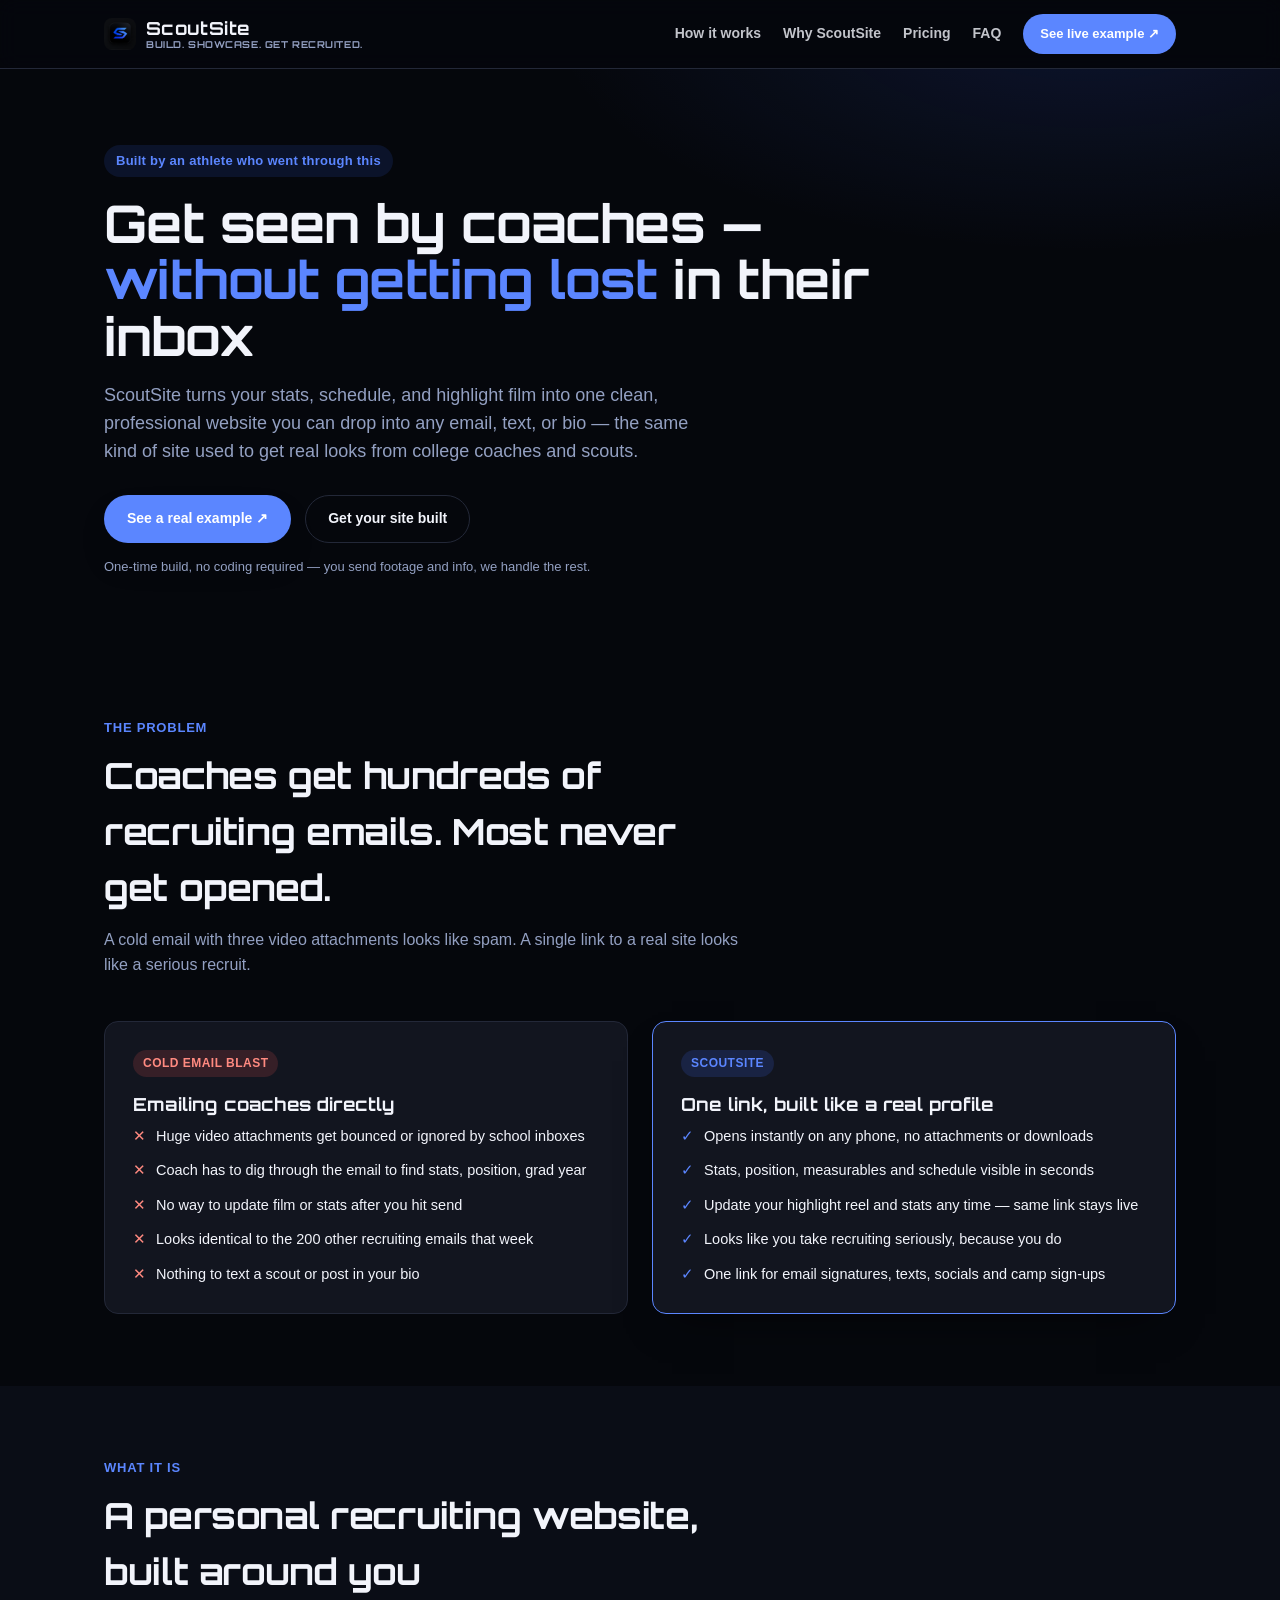
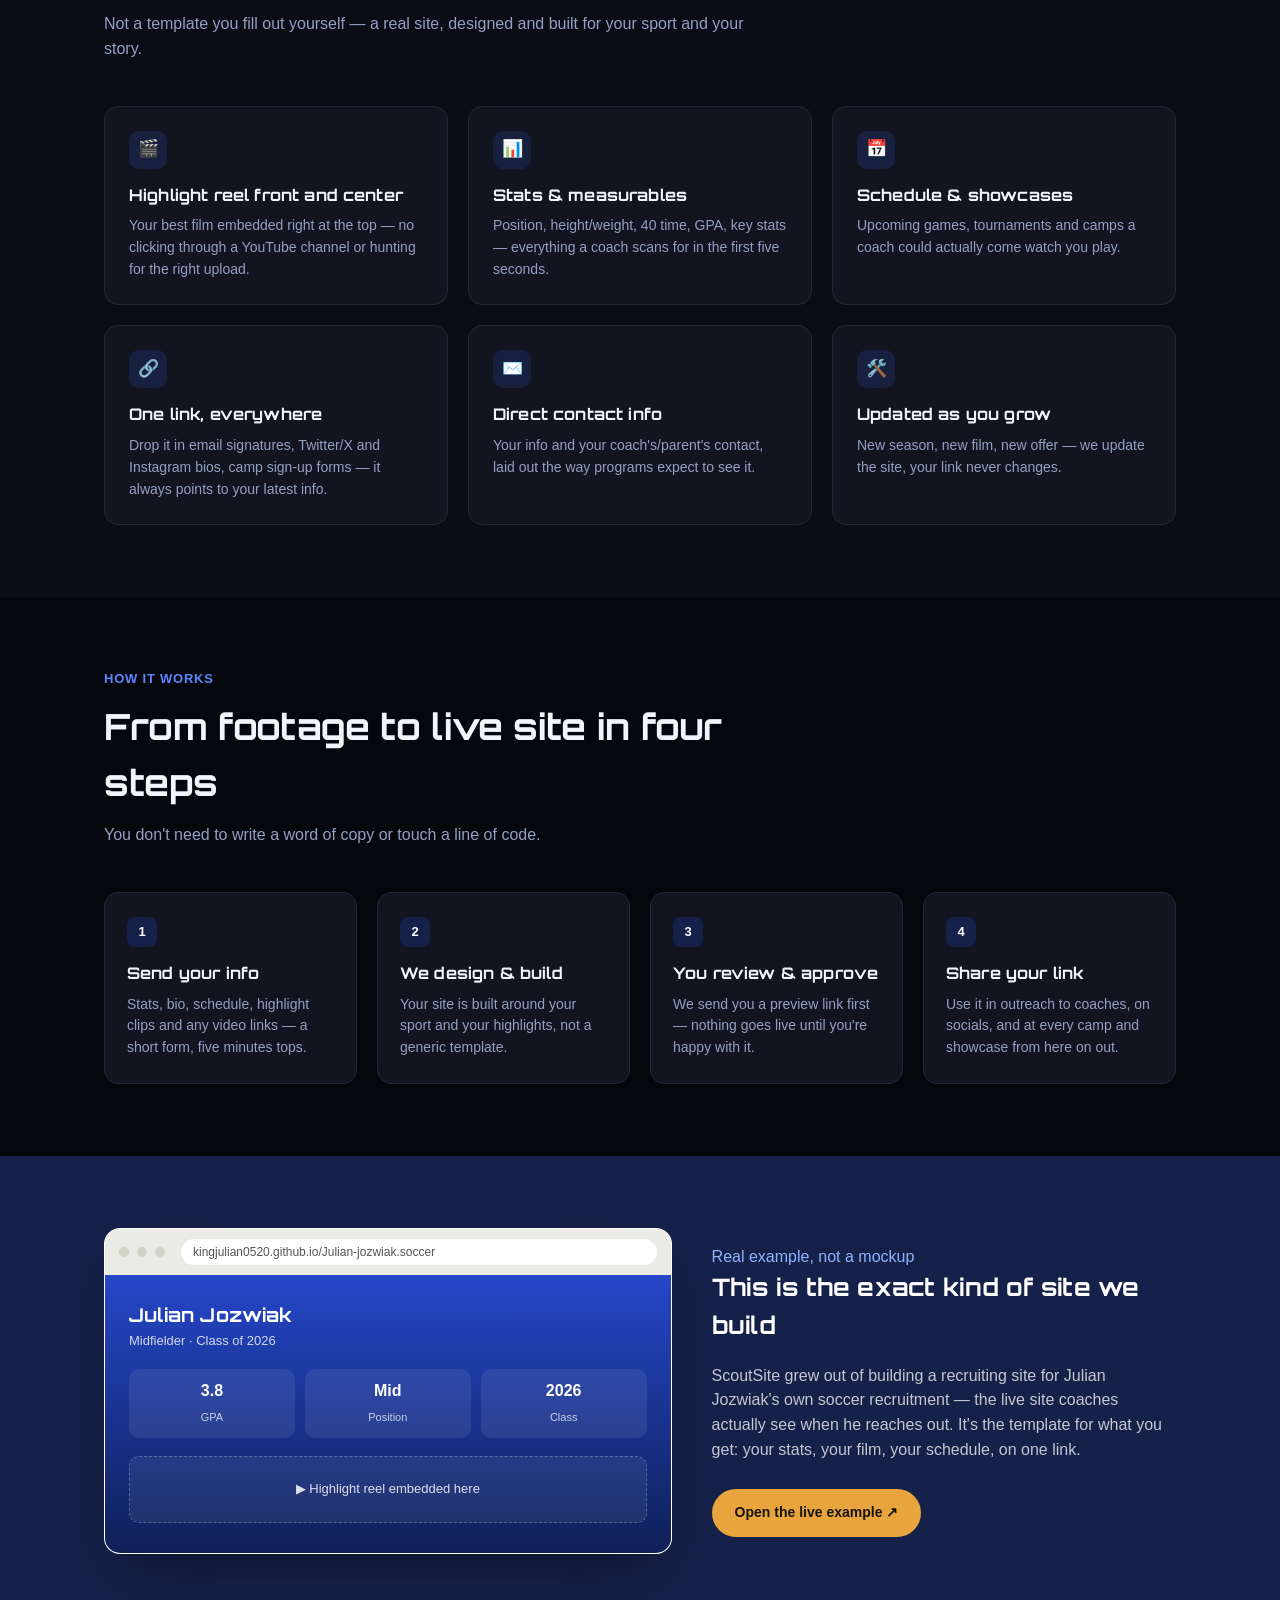
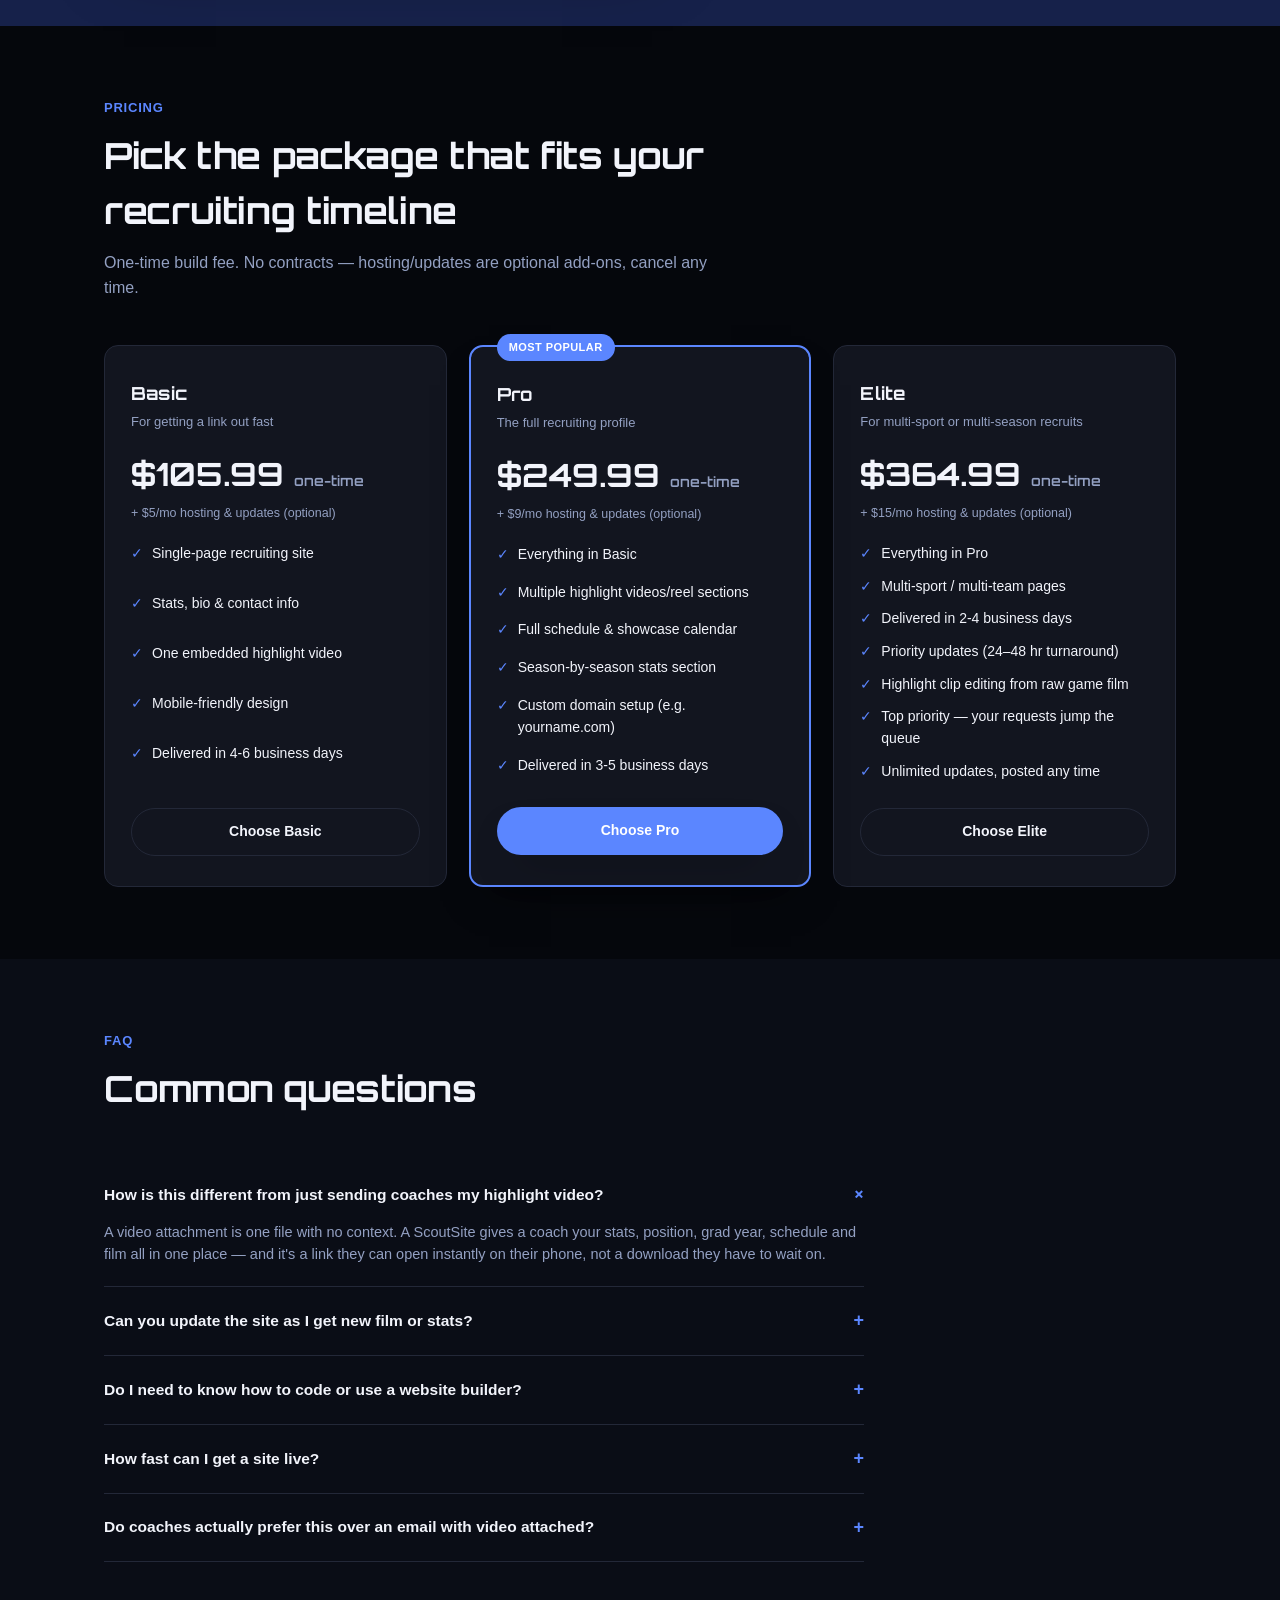
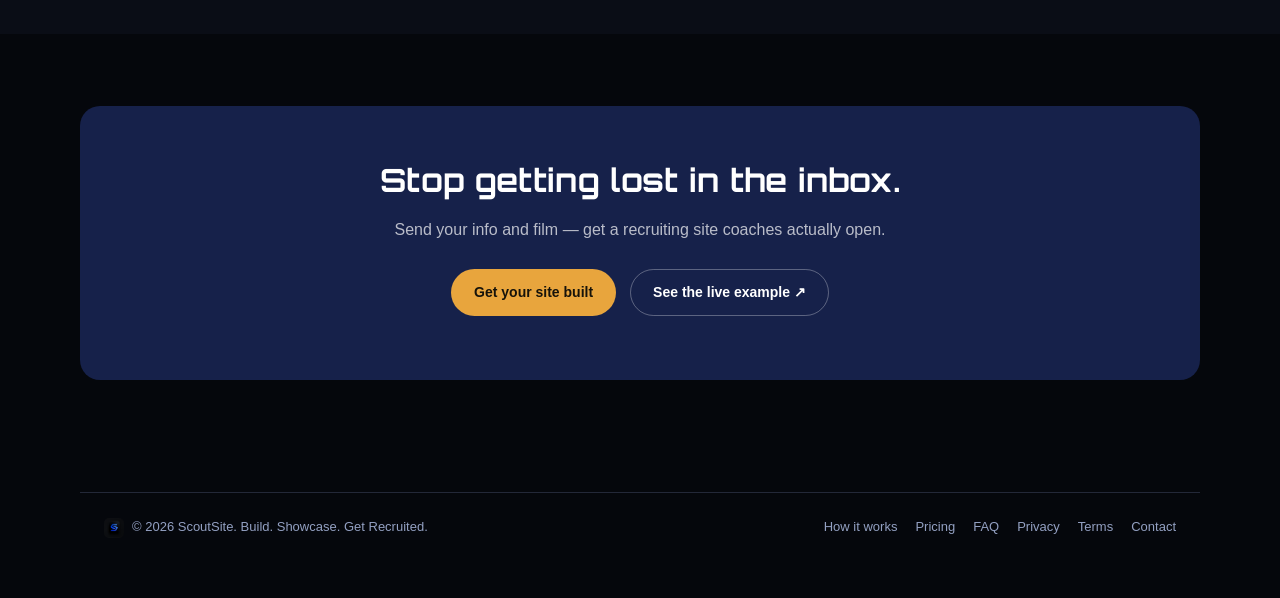
<file: index.html>
<!DOCTYPE html>
<html lang="en">
<head>
  <meta charset="UTF-8" />
  <meta name="viewport" content="width=device-width, initial-scale=1.0" />
  <title>ScoutSite — Recruiting Websites for Student Athletes</title>
  <meta name="description" content="ScoutSite builds a single, shareable recruiting website for student athletes — stats, schedule and highlight reel in one link, built to actually get opened by college coaches and scouts." />
  <link rel="icon" href="assets/img/logo-mark.png" />
  <link rel="preconnect" href="https://fonts.googleapis.com" />
  <link rel="preconnect" href="https://fonts.gstatic.com" crossorigin />
  <link rel="stylesheet" href="https://fonts.googleapis.com/css2?family=Orbitron:wght@500;600;700;800&display=swap" />
  <link rel="stylesheet" href="assets/css/styles.css" />
</head>
<body>
  <nav class="nav">
    <div class="nav-inner">
      <a class="brand" href="index.html">
        <span class="brand-mark"><img src="assets/img/logo-mark.png" alt="" /></span>
        <span class="brand-text">ScoutSite<span class="brand-tagline">Build. Showcase. Get Recruited.</span></span>
      </a>
      <div class="nav-links">
        <a href="#how-it-works">How it works</a>
        <a href="#why">Why ScoutSite</a>
        <a href="#pricing">Pricing</a>
        <a href="#faq">FAQ</a>
        <a href="https://kingjulian0520.github.io/Julian-jozwiak.soccer/" target="_blank" rel="noopener" class="btn btn-primary btn-sm">See live example ↗</a>
      </div>
    </div>
  </nav>

  <header class="hero">
    <div class="container">
      <span class="eyebrow">Built by an athlete who went through this</span>
      <h1>Get seen by coaches — <span>without getting lost</span> in their inbox</h1>
      <p class="lead">
        ScoutSite turns your stats, schedule, and highlight film into one clean,
        professional website you can drop into any email, text, or bio — the same
        kind of site used to get real looks from college coaches and scouts.
      </p>
      <div class="hero-actions">
        <a href="https://kingjulian0520.github.io/Julian-jozwiak.soccer/" target="_blank" rel="noopener" class="btn btn-primary">See a real example ↗</a>
        <a href="#pricing" class="btn btn-ghost">Get your site built</a>
      </div>
      <p class="hero-note">One-time build, no coding required — you send footage and info, we handle the rest.</p>
    </div>
  </header>

  <section id="why">
    <div class="container">
      <div class="section-head">
        <div class="kicker">The problem</div>
        <h2>Coaches get hundreds of recruiting emails. Most never get opened.</h2>
        <p>A cold email with three video attachments looks like spam. A single link to a real site looks like a serious recruit.</p>
      </div>
      <div class="compare-grid">
        <div class="compare-card lose">
          <span class="tag">Cold email blast</span>
          <h3>Emailing coaches directly</h3>
          <ul class="compare-list">
            <li><span class="icon">✕</span> Huge video attachments get bounced or ignored by school inboxes</li>
            <li><span class="icon">✕</span> Coach has to dig through the email to find stats, position, grad year</li>
            <li><span class="icon">✕</span> No way to update film or stats after you hit send</li>
            <li><span class="icon">✕</span> Looks identical to the 200 other recruiting emails that week</li>
            <li><span class="icon">✕</span> Nothing to text a scout or post in your bio</li>
          </ul>
        </div>
        <div class="compare-card win">
          <span class="tag">ScoutSite</span>
          <h3>One link, built like a real profile</h3>
          <ul class="compare-list">
            <li><span class="icon">✓</span> Opens instantly on any phone, no attachments or downloads</li>
            <li><span class="icon">✓</span> Stats, position, measurables and schedule visible in seconds</li>
            <li><span class="icon">✓</span> Update your highlight reel and stats any time — same link stays live</li>
            <li><span class="icon">✓</span> Looks like you take recruiting seriously, because you do</li>
            <li><span class="icon">✓</span> One link for email signatures, texts, socials and camp sign-ups</li>
          </ul>
        </div>
      </div>
    </div>
  </section>

  <section class="section-alt" id="what-it-is">
    <div class="container">
      <div class="section-head">
        <div class="kicker">What it is</div>
        <h2>A personal recruiting website, built around you</h2>
        <p>Not a template you fill out yourself — a real site, designed and built for your sport and your story.</p>
      </div>
      <div class="grid-3">
        <div class="card">
          <div class="feature-icon">🎬</div>
          <h3>Highlight reel front and center</h3>
          <p>Your best film embedded right at the top — no clicking through a YouTube channel or hunting for the right upload.</p>
        </div>
        <div class="card">
          <div class="feature-icon">📊</div>
          <h3>Stats &amp; measurables</h3>
          <p>Position, height/weight, 40 time, GPA, key stats — everything a coach scans for in the first five seconds.</p>
        </div>
        <div class="card">
          <div class="feature-icon">📅</div>
          <h3>Schedule &amp; showcases</h3>
          <p>Upcoming games, tournaments and camps a coach could actually come watch you play.</p>
        </div>
        <div class="card">
          <div class="feature-icon">🔗</div>
          <h3>One link, everywhere</h3>
          <p>Drop it in email signatures, Twitter/X and Instagram bios, camp sign-up forms — it always points to your latest info.</p>
        </div>
        <div class="card">
          <div class="feature-icon">✉️</div>
          <h3>Direct contact info</h3>
          <p>Your info and your coach's/parent's contact, laid out the way programs expect to see it.</p>
        </div>
        <div class="card">
          <div class="feature-icon">🛠️</div>
          <h3>Updated as you grow</h3>
          <p>New season, new film, new offer — we update the site, your link never changes.</p>
        </div>
      </div>
    </div>
  </section>

  <section id="how-it-works">
    <div class="container">
      <div class="section-head">
        <div class="kicker">How it works</div>
        <h2>From footage to live site in four steps</h2>
        <p>You don't need to write a word of copy or touch a line of code.</p>
      </div>
      <div class="steps">
        <div class="step">
          <div class="step-num">1</div>
          <h3>Send your info</h3>
          <p>Stats, bio, schedule, highlight clips and any video links — a short form, five minutes tops.</p>
        </div>
        <div class="step">
          <div class="step-num">2</div>
          <h3>We design &amp; build</h3>
          <p>Your site is built around your sport and your highlights, not a generic template.</p>
        </div>
        <div class="step">
          <div class="step-num">3</div>
          <h3>You review &amp; approve</h3>
          <p>We send you a preview link first — nothing goes live until you're happy with it.</p>
        </div>
        <div class="step">
          <div class="step-num">4</div>
          <h3>Share your link</h3>
          <p>Use it in outreach to coaches, on socials, and at every camp and showcase from here on out.</p>
        </div>
      </div>
    </div>
  </section>

  <section class="section-navy" id="example">
    <div class="container showcase">
      <div class="browser-mock">
        <div class="browser-bar">
          <span class="browser-dot"></span><span class="browser-dot"></span><span class="browser-dot"></span>
          <span class="browser-url">kingjulian0520.github.io/Julian-jozwiak.soccer</span>
        </div>
        <div class="browser-body">
          <div class="bs-name">Julian Jozwiak</div>
          <div class="bs-role">Midfielder · Class of 2026</div>
          <div class="bs-stats">
            <div class="bs-stat"><b>3.8</b><span>GPA</span></div>
            <div class="bs-stat"><b>Mid</b><span>Position</span></div>
            <div class="bs-stat"><b>2026</b><span>Class</span></div>
          </div>
          <div class="bs-video">▶ Highlight reel embedded here</div>
        </div>
      </div>
      <div class="showcase-copy">
        <div class="kicker" style="color:#8fb3ff;">Real example, not a mockup</div>
        <h2>This is the exact kind of site we build</h2>
        <p>
          ScoutSite grew out of building a recruiting site for Julian Jozwiak's
          own soccer recruitment — the live site coaches actually see when he
          reaches out. It's the template for what you get: your stats, your
          film, your schedule, on one link.
        </p>
        <a href="https://kingjulian0520.github.io/Julian-jozwiak.soccer/" target="_blank" rel="noopener" class="btn btn-gold">Open the live example ↗</a>
      </div>
    </div>
  </section>

  <section id="pricing">
    <div class="container">
      <div class="section-head">
        <div class="kicker">Pricing</div>
        <h2>Pick the package that fits your recruiting timeline</h2>
        <p>One-time build fee. No contracts — hosting/updates are optional add-ons, cancel any time.</p>
      </div>
      <div class="pricing-grid">
        <div class="price-card">
          <h3>Basic</h3>
          <div class="price-sub">For getting a link out fast</div>
          <div class="price-amount">$105.99 <span>one-time</span></div>
          <div class="price-hosting">+ $5/mo hosting &amp; updates (optional)</div>
          <ul class="price-list">
            <li><span class="icon">✓</span> Single-page recruiting site</li>
            <li><span class="icon">✓</span> Stats, bio &amp; contact info</li>
            <li><span class="icon">✓</span> One embedded highlight video</li>
            <li><span class="icon">✓</span> Mobile-friendly design</li>
            <li><span class="icon">✓</span> Delivered in 4-6 business days</li>
          </ul>
          <a href="signup.html?tier=basic" class="btn btn-ghost">Choose Basic</a>
        </div>
        <div class="price-card featured">
          <span class="price-badge">Most popular</span>
          <h3>Pro</h3>
          <div class="price-sub">The full recruiting profile</div>
          <div class="price-amount">$249.99 <span>one-time</span></div>
          <div class="price-hosting">+ $9/mo hosting &amp; updates (optional)</div>
          <ul class="price-list">
            <li><span class="icon">✓</span> Everything in Basic</li>
            <li><span class="icon">✓</span> Multiple highlight videos/reel sections</li>
            <li><span class="icon">✓</span> Full schedule &amp; showcase calendar</li>
            <li><span class="icon">✓</span> Season-by-season stats section</li>
            <li><span class="icon">✓</span> Custom domain setup (e.g. yourname.com)</li>
            <li><span class="icon">✓</span> Delivered in 3-5 business days</li>
          </ul>
          <a href="signup.html?tier=pro" class="btn btn-primary">Choose Pro</a>
        </div>
        <div class="price-card">
          <h3>Elite</h3>
          <div class="price-sub">For multi-sport or multi-season recruits</div>
          <div class="price-amount">$364.99 <span>one-time</span></div>
          <div class="price-hosting">+ $15/mo hosting &amp; updates (optional)</div>
          <ul class="price-list">
            <li><span class="icon">✓</span> Everything in Pro</li>
            <li><span class="icon">✓</span> Multi-sport / multi-team pages</li>
            <li><span class="icon">✓</span> Delivered in 2-4 business days</li>
            <li><span class="icon">✓</span> Priority updates (24–48 hr turnaround)</li>
            <li><span class="icon">✓</span> Highlight clip editing from raw game film</li>
            <li><span class="icon">✓</span> Top priority — your requests jump the queue</li>
            <li><span class="icon">✓</span> Unlimited updates, posted any time</li>
          </ul>
          <a href="signup.html?tier=elite" class="btn btn-ghost">Choose Elite</a>
        </div>
      </div>
    </div>
  </section>

  <section class="section-alt" id="faq">
    <div class="container">
      <div class="section-head">
        <div class="kicker">FAQ</div>
        <h2>Common questions</h2>
      </div>
      <div class="faq">
        <details class="faq-item" open>
          <summary>How is this different from just sending coaches my highlight video?<span class="plus">+</span></summary>
          <p>A video attachment is one file with no context. A ScoutSite gives a coach your stats, position, grad year, schedule and film all in one place — and it's a link they can open instantly on their phone, not a download they have to wait on.</p>
        </details>
        <details class="faq-item">
          <summary>Can you update the site as I get new film or stats?<span class="plus">+</span></summary>
          <p>Yes — that's what the optional monthly hosting/updates add-on covers. Send new footage or stats whenever you have them and we'll update the live site; your link never changes, so anything you've already shared stays current.</p>
        </details>
        <details class="faq-item">
          <summary>Do I need to know how to code or use a website builder?<span class="plus">+</span></summary>
          <p>No. You send us your info and video through a simple form, we design and build the entire site, and you approve a preview before anything goes live.</p>
        </details>
        <details class="faq-item">
          <summary>How fast can I get a site live?<span class="plus">+</span></summary>
          <p>Basic sites are typically delivered within 4-6 business days, Pro within 3-5, and Elite within 2-4. If you've got a camp or a coach's visit coming up, mention the date and we'll do our best to get you live before it.</p>
        </details>
        <details class="faq-item">
          <summary>Do coaches actually prefer this over an email with video attached?<span class="plus">+</span></summary>
          <p>Coaches and scouts go through dozens of recruiting emails a day. A clean, fast-loading link that shows exactly what they're looking for — position, measurables, film — gets opened and remembered a lot more often than an email with three video files attached.</p>
        </details>
      </div>
    </div>
  </section>

  <section>
    <div class="cta-band">
      <h2>Stop getting lost in the inbox.</h2>
      <p>Send your info and film — get a recruiting site coaches actually open.</p>
      <div class="hero-actions">
        <a href="#pricing" class="btn btn-gold">Get your site built</a>
        <a href="https://kingjulian0520.github.io/Julian-jozwiak.soccer/" target="_blank" rel="noopener" class="btn btn-ghost" style="border-color:rgba(255,255,255,0.3);color:#fff;">See the live example ↗</a>
      </div>
    </div>
  </section>

  <footer>
    <div class="container footer-inner">
      <span class="footer-brand"><img src="assets/img/logo-mark.png" alt="" /> © 2026 ScoutSite. Build. Showcase. Get Recruited.</span>
      <div class="footer-links">
        <a href="#how-it-works">How it works</a>
        <a href="#pricing">Pricing</a>
        <a href="#faq">FAQ</a>
        <a href="privacy.html">Privacy</a>
        <a href="terms.html">Terms</a>
        <a href="mailto:julian.jozwiak@icloud.com">Contact</a>
      </div>
    </div>
  </footer>
<!-- Cloudflare Web Analytics -->
  <script defer type='module' src='https://static.cloudflareinsights.com/beacon.min.js' data-cf-beacon='{"token": "7bf69df6a8fe4eea83c131d445598dbe"}'></script>
  <!-- End Cloudflare Web Analytics -->
</body>
</html>
</file>
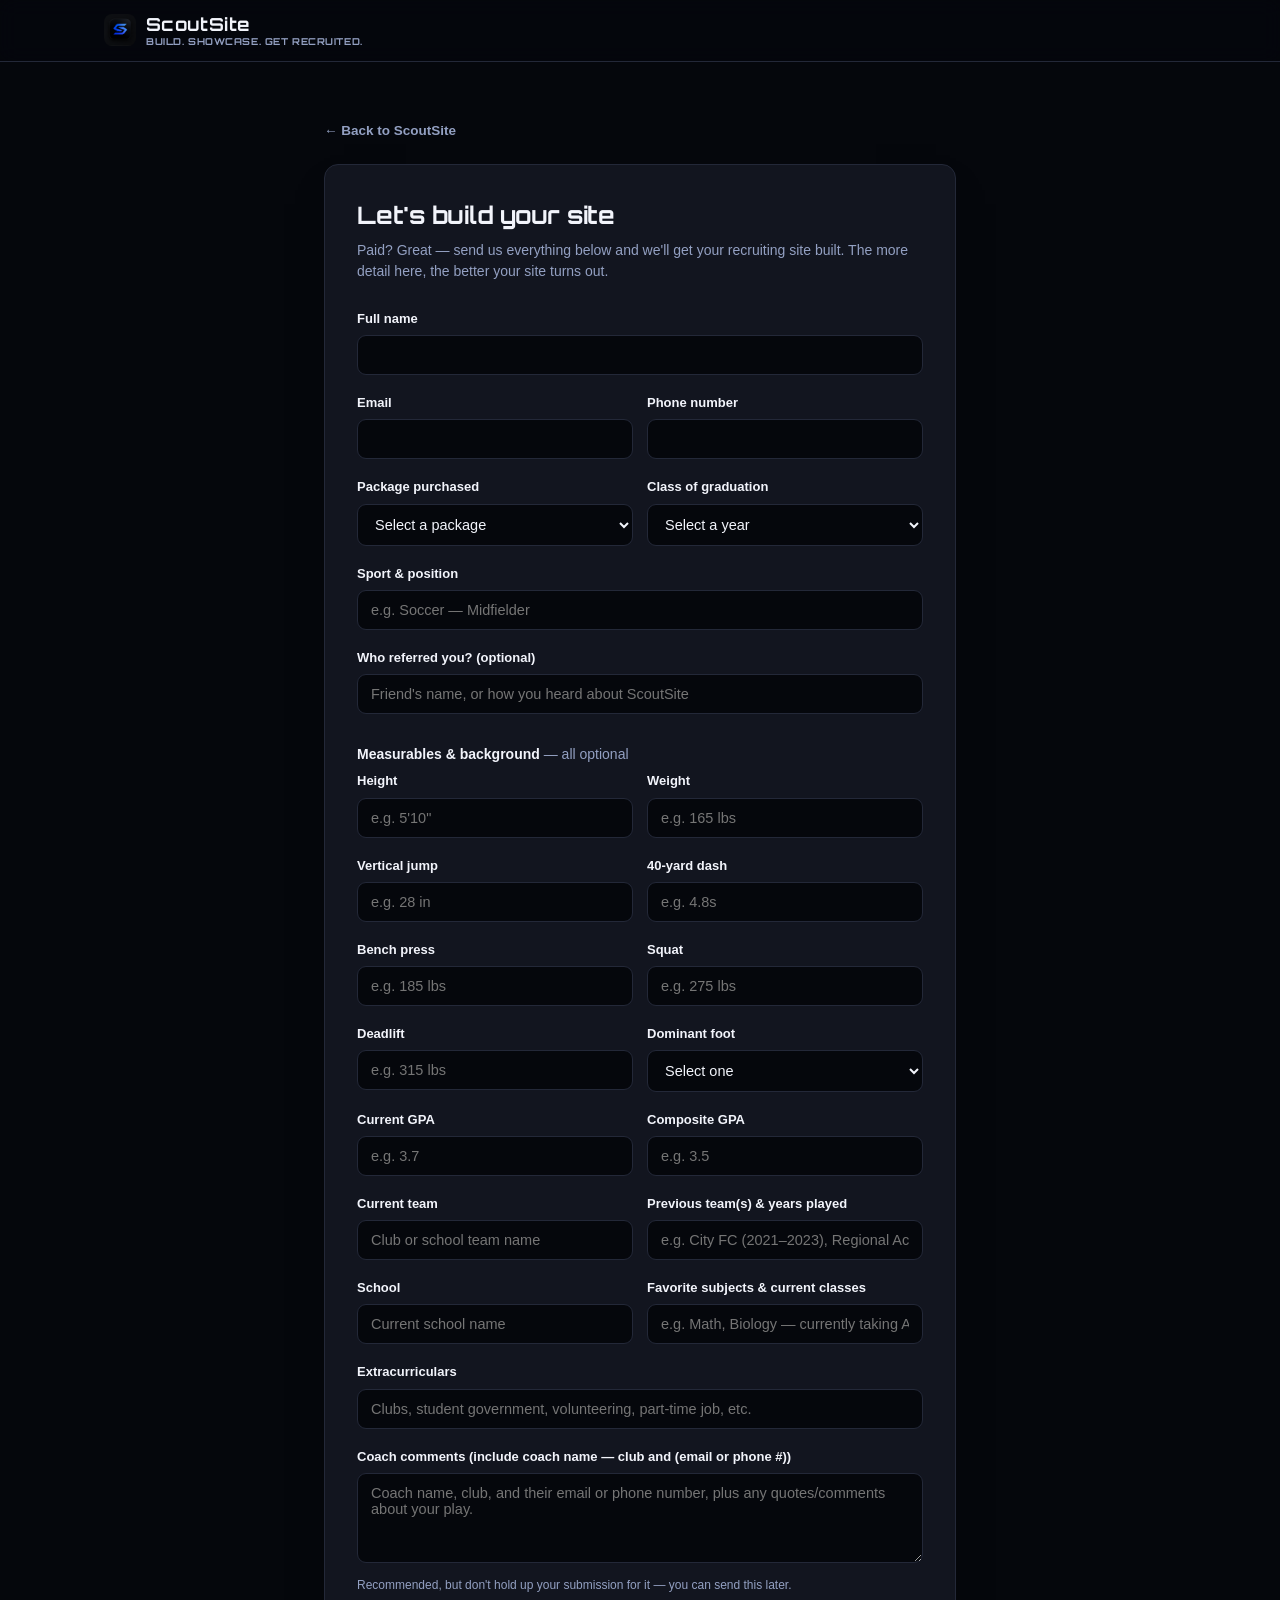
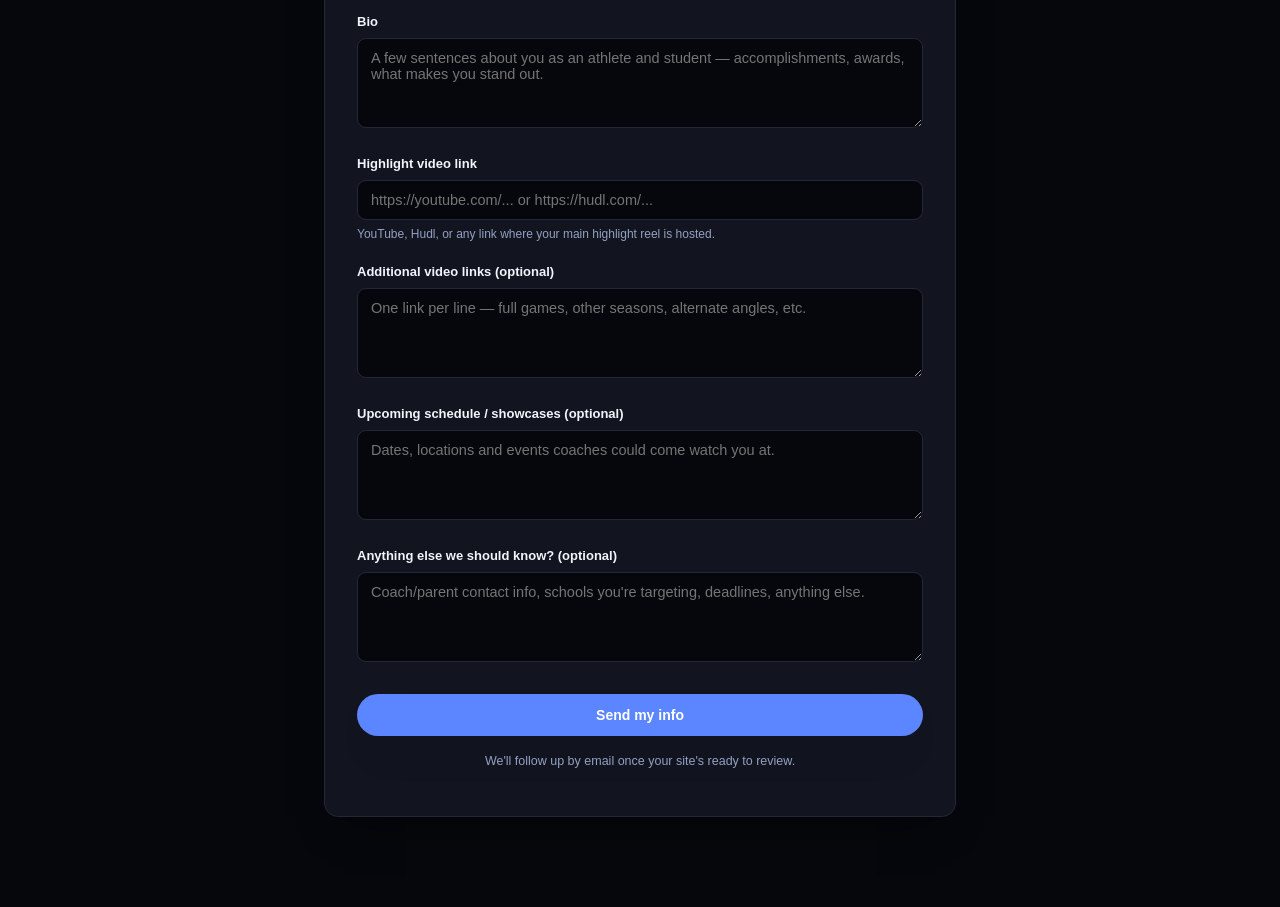
<file: intake.html>
<!DOCTYPE html>
<html lang="en">
<head>
  <meta charset="UTF-8" />
  <meta name="viewport" content="width=device-width, initial-scale=1.0" />
  <title>Build Your Site — ScoutSite</title>
  <meta name="robots" content="noindex" />
  <link rel="icon" href="assets/img/logo-mark.png" />
  <link rel="preconnect" href="https://fonts.googleapis.com" />
  <link rel="preconnect" href="https://fonts.gstatic.com" crossorigin />
  <link rel="stylesheet" href="https://fonts.googleapis.com/css2?family=Orbitron:wght@500;600;700;800&display=swap" />
  <link rel="stylesheet" href="assets/css/styles.css" />
</head>
<body>
  <nav class="nav">
    <div class="nav-inner">
      <a class="brand" href="index.html">
        <span class="brand-mark"><img src="assets/img/logo-mark.png" alt="" /></span>
        <span class="brand-text">ScoutSite<span class="brand-tagline">Build. Showcase. Get Recruited.</span></span>
      </a>
    </div>
  </nav>

  <main class="form-page">
    <div class="container form-shell wide">
      <a href="index.html" class="form-back" id="top-back-link">← Back to ScoutSite</a>

      <div class="form-card">
        <div class="success-view" id="success-view" hidden>
          <div class="success-check">
            <svg viewBox="0 0 24 24" fill="none" stroke="white" stroke-width="3" stroke-linecap="round" stroke-linejoin="round">
              <polyline points="4 13 9 18 20 6"></polyline>
            </svg>
          </div>
          <h1>Form Sent</h1>
          <p class="success-eta" id="success-eta"></p>
          <a href="index.html" class="form-back">← Back to ScoutSite</a>
        </div>

        <div id="intake-body">
          <h1>Let's build your site</h1>
          <p class="form-intro">Paid? Great — send us everything below and we'll get your recruiting site built. The more detail here, the better your site turns out.</p>

          <div class="form-status" id="form-status"></div>
          <div class="payment-slot" id="form-slot">
            <p>This form isn't connected yet — add your Formspree endpoint in <code>assets/js/formspree-config.js</code> to enable submissions.</p>
          </div>

          <form id="intake-form" novalidate>
          <div class="field" id="field-fullName">
            <label for="fullName">Full name</label>
            <input type="text" id="fullName" name="fullName" autocomplete="name" required />
            <div class="field-error">Enter your full name.</div>
          </div>

          <div class="field-row">
            <div class="field" id="field-email">
              <label for="email">Email</label>
              <input type="email" id="email" name="email" autocomplete="email" required />
              <div class="field-error">Enter a valid email address.</div>
            </div>
            <div class="field" id="field-phone">
              <label for="phone">Phone number</label>
              <input type="tel" id="phone" name="phone" autocomplete="tel" required />
              <div class="field-error">Enter your phone number.</div>
            </div>
          </div>

          <div class="field-row">
            <div class="field" id="field-package">
              <label for="package">Package purchased</label>
              <select id="package" name="package" required>
                <option value="" disabled selected>Select a package</option>
                <option value="basic">Basic</option>
                <option value="pro">Pro</option>
                <option value="elite">Elite</option>
              </select>
              <div class="field-error">Select the package you paid for.</div>
            </div>
            <div class="field" id="field-gradYear">
              <label for="gradYear">Class of graduation</label>
              <select id="gradYear" name="gradYear" required>
                <option value="" disabled selected>Select a year</option>
              </select>
              <div class="field-error">Select your graduation year.</div>
            </div>
          </div>

          <div class="field" id="field-sport">
            <label for="sport">Sport &amp; position</label>
            <input type="text" id="sport" name="sport" placeholder="e.g. Soccer — Midfielder" required />
            <div class="field-error">Enter your sport and position.</div>
          </div>

          <div class="field" id="field-referredBy">
            <label for="referredBy">Who referred you? (optional)</label>
            <input type="text" id="referredBy" name="referredBy" placeholder="Friend's name, or how you heard about ScoutSite" />
          </div>

          <p class="subhead">Measurables &amp; background <span>— all optional</span></p>

          <div class="field-row">
            <div class="field" id="field-height">
              <label for="height">Height</label>
              <input type="text" id="height" name="height" placeholder="e.g. 5'10&quot;" />
            </div>
            <div class="field" id="field-weight">
              <label for="weight">Weight</label>
              <input type="text" id="weight" name="weight" placeholder="e.g. 165 lbs" />
            </div>
          </div>

          <div class="field-row">
            <div class="field" id="field-verticalJump">
              <label for="verticalJump">Vertical jump</label>
              <input type="text" id="verticalJump" name="verticalJump" placeholder="e.g. 28 in" />
            </div>
            <div class="field" id="field-fortyYard">
              <label for="fortyYard">40-yard dash</label>
              <input type="text" id="fortyYard" name="fortyYard" placeholder="e.g. 4.8s" />
            </div>
          </div>

          <div class="field-row">
            <div class="field" id="field-benchPress">
              <label for="benchPress">Bench press</label>
              <input type="text" id="benchPress" name="benchPress" placeholder="e.g. 185 lbs" />
            </div>
            <div class="field" id="field-squat">
              <label for="squat">Squat</label>
              <input type="text" id="squat" name="squat" placeholder="e.g. 275 lbs" />
            </div>
          </div>

          <div class="field-row">
            <div class="field" id="field-deadlift">
              <label for="deadlift">Deadlift</label>
              <input type="text" id="deadlift" name="deadlift" placeholder="e.g. 315 lbs" />
            </div>
            <div class="field" id="field-dominantFoot">
              <label for="dominantFoot">Dominant foot</label>
              <select id="dominantFoot" name="dominantFoot">
                <option value="" selected>Select one</option>
                <option value="Right">Right</option>
                <option value="Left">Left</option>
                <option value="Both">Both</option>
              </select>
            </div>
          </div>

          <div class="field-row">
            <div class="field" id="field-currentGPA">
              <label for="currentGPA">Current GPA</label>
              <input type="text" id="currentGPA" name="currentGPA" placeholder="e.g. 3.7" />
            </div>
            <div class="field" id="field-compositeGPA">
              <label for="compositeGPA">Composite GPA</label>
              <input type="text" id="compositeGPA" name="compositeGPA" placeholder="e.g. 3.5" />
            </div>
          </div>

          <div class="field-row">
            <div class="field" id="field-currentTeam">
              <label for="currentTeam">Current team</label>
              <input type="text" id="currentTeam" name="currentTeam" placeholder="Club or school team name" />
            </div>
            <div class="field" id="field-previousTeams">
              <label for="previousTeams">Previous team(s) &amp; years played</label>
              <input type="text" id="previousTeams" name="previousTeams" placeholder="e.g. City FC (2021–2023), Regional Academy (2019–2021)" />
            </div>
          </div>

          <div class="field-row">
            <div class="field" id="field-school">
              <label for="school">School</label>
              <input type="text" id="school" name="school" placeholder="Current school name" />
            </div>
            <div class="field" id="field-favoriteSubjects">
              <label for="favoriteSubjects">Favorite subjects &amp; current classes</label>
              <input type="text" id="favoriteSubjects" name="favoriteSubjects" placeholder="e.g. Math, Biology — currently taking AP Calc, Spanish III" />
            </div>
          </div>

          <div class="field" id="field-extracurriculars">
            <label for="extracurriculars">Extracurriculars</label>
            <input type="text" id="extracurriculars" name="extracurriculars" placeholder="Clubs, student government, volunteering, part-time job, etc." />
          </div>

          <div class="field" id="field-coachComments">
            <label for="coachComments">Coach comments (include coach name — club and (email or phone #))</label>
            <textarea id="coachComments" name="coachComments" placeholder="Coach name, club, and their email or phone number, plus any quotes/comments about your play."></textarea>
            <div class="field-hint">Recommended, but don't hold up your submission for it — you can send this later.</div>
          </div>

          <div class="field" id="field-bio">
            <label for="bio">Bio</label>
            <textarea id="bio" name="bio" placeholder="A few sentences about you as an athlete and student — accomplishments, awards, what makes you stand out." required></textarea>
            <div class="field-error">Tell us a bit about yourself.</div>
          </div>

          <div class="field" id="field-videoLink">
            <label for="videoLink">Highlight video link</label>
            <input type="url" id="videoLink" name="videoLink" placeholder="https://youtube.com/... or https://hudl.com/..." required />
            <div class="field-hint">YouTube, Hudl, or any link where your main highlight reel is hosted.</div>
            <div class="field-error">Enter a valid link to your highlight video.</div>
          </div>

          <div class="field" id="field-moreVideos">
            <label for="moreVideos">Additional video links (optional)</label>
            <textarea id="moreVideos" name="moreVideos" placeholder="One link per line — full games, other seasons, alternate angles, etc."></textarea>
          </div>

          <div class="field" id="field-schedule">
            <label for="schedule">Upcoming schedule / showcases (optional)</label>
            <textarea id="schedule" name="schedule" placeholder="Dates, locations and events coaches could come watch you at."></textarea>
          </div>

          <div class="field" id="field-notes">
            <label for="notes">Anything else we should know? (optional)</label>
            <textarea id="notes" name="notes" placeholder="Coach/parent contact info, schools you're targeting, deadlines, anything else."></textarea>
          </div>

          <button type="submit" class="btn btn-primary" id="submit-btn">Send my info</button>
          <p class="form-note">We'll follow up by email once your site's ready to review.</p>
          </form>
        </div>
      </div>
    </div>
  </main>

  <script src="assets/js/tiers.js"></script>
  <script src="assets/js/formspree-config.js"></script>
  <script>
    const gradSelect = document.getElementById("gradYear");
    const currentYear = new Date().getFullYear();
    for (let y = currentYear; y <= currentYear + 7; y++) {
      const opt = document.createElement("option");
      opt.value = String(y);
      opt.textContent = String(y);
      gradSelect.appendChild(opt);
    }

    // Prefill from the signup step, if the browser still has it in this session.
    const lead = JSON.parse(sessionStorage.getItem("scoutsiteLead") || "null");
    if (lead) {
      document.getElementById("fullName").value = lead.fullName || "";
      document.getElementById("email").value = lead.email || "";
      document.getElementById("phone").value = lead.phone || "";
      if (lead.gradYear) document.getElementById("gradYear").value = lead.gradYear;
      if (lead.tier && TIERS[lead.tier]) document.getElementById("package").value = lead.tier;
    }

    const form = document.getElementById("intake-form");
    const submitBtn = document.getElementById("submit-btn");
    const statusBox = document.getElementById("form-status");
    const slot = document.getElementById("form-slot");

    function setInvalid(fieldId, invalid) {
      document.getElementById(fieldId).classList.toggle("invalid", invalid);
    }

    function showStatus(kind, message) {
      statusBox.textContent = message;
      statusBox.className = `form-status show ${kind}`;
    }

    const required = ["fullName", "email", "phone", "package", "gradYear", "sport", "bio", "videoLink"];

    function isFieldValid(name) {
      const value = form[name].value.trim();
      if (!value) return false;
      if (name === "email") return /^[^\s@]+@[^\s@]+\.[^\s@]+$/.test(value);
      if (name === "videoLink") {
        try { new URL(value); return true; } catch { return false; }
      }
      return true;
    }

    // Clear a field's red error the moment it becomes valid, without
    // waiting for another submit click. Only clears — it doesn't mark a
    // field invalid just because the user is mid-typing.
    for (const name of required) {
      const el = form[name];
      const recheck = () => { if (isFieldValid(name)) setInvalid(`field-${name}`, false); };
      el.addEventListener("input", recheck);
      el.addEventListener("change", recheck);
    }

    if (!FORMSPREE_ENDPOINT) {
      submitBtn.disabled = true;
    } else {
      slot.style.display = "none";
    }

    form.addEventListener("submit", async (e) => {
      e.preventDefault();

      if (!FORMSPREE_ENDPOINT) {
        showStatus("err", "Submissions aren't connected yet — the site owner needs to add a Formspree endpoint.");
        return;
      }

      let valid = true;
      for (const name of required) {
        const fieldOk = isFieldValid(name);
        setInvalid(`field-${name}`, !fieldOk);
        if (!fieldOk) valid = false;
      }

      if (!valid) {
        showStatus("err", "Please fill in the required fields above.");
        return;
      }

      submitBtn.disabled = true;
      submitBtn.textContent = "Sending...";
      const packageKey = form.package.value;

      try {
        const res = await fetch(FORMSPREE_ENDPOINT, {
          method: "POST",
          headers: { Accept: "application/json" },
          body: new FormData(form),
        });

        if (res.ok) {
          form.reset();
          sessionStorage.removeItem("scoutsiteLead");
          const days = TIERS[packageKey] ? TIERS[packageKey].days : 5;
          document.getElementById("success-eta").textContent = `Expected in ${days} business days.`;
          document.getElementById("intake-body").hidden = true;
          document.getElementById("top-back-link").hidden = true;
          document.getElementById("success-view").hidden = false;
        } else {
          showStatus("err", "Something went wrong sending that — please try again or email julian.jozwiak@icloud.com directly.");
          submitBtn.disabled = false;
          submitBtn.textContent = "Send my info";
        }
      } catch {
        showStatus("err", "Something went wrong sending that — please try again or email julian.jozwiak@icloud.com directly.");
        submitBtn.disabled = false;
        submitBtn.textContent = "Send my info";
      }
    });
  </script>
<!-- Cloudflare Web Analytics -->
  <script defer type='module' src='https://static.cloudflareinsights.com/beacon.min.js' data-cf-beacon='{"token": "7bf69df6a8fe4eea83c131d445598dbe"}'></script>
  <!-- End Cloudflare Web Analytics -->
</body>
</html>
</file>
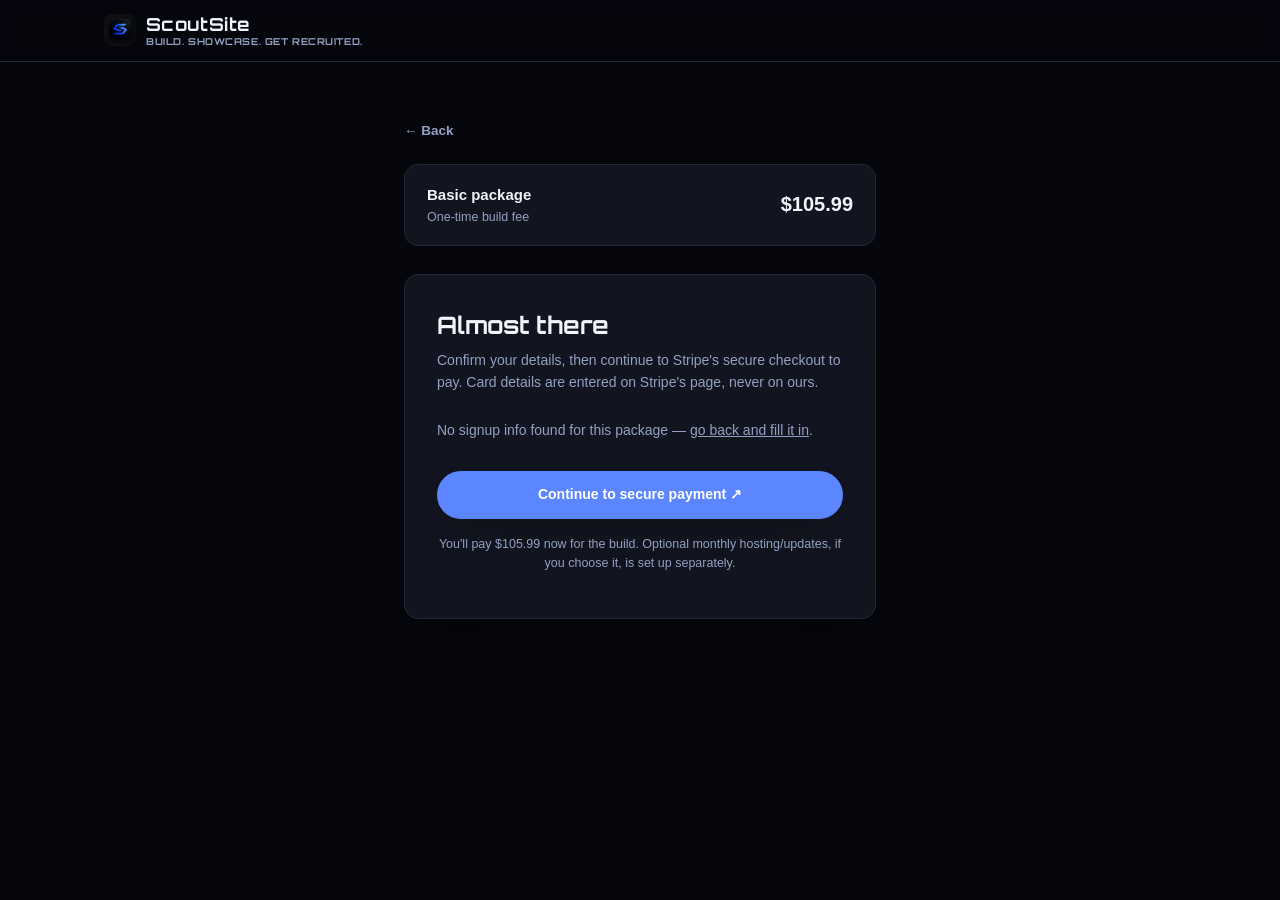
<file: payment.html>
<!DOCTYPE html>
<html lang="en">
<head>
  <meta charset="UTF-8" />
  <meta name="viewport" content="width=device-width, initial-scale=1.0" />
  <title>Payment — ScoutSite</title>
  <meta name="robots" content="noindex" />
  <link rel="icon" href="assets/img/logo-mark.png" />
  <link rel="preconnect" href="https://fonts.googleapis.com" />
  <link rel="preconnect" href="https://fonts.gstatic.com" crossorigin />
  <link rel="stylesheet" href="https://fonts.googleapis.com/css2?family=Orbitron:wght@500;600;700;800&display=swap" />
  <link rel="stylesheet" href="assets/css/styles.css" />
</head>
<body>
  <nav class="nav">
    <div class="nav-inner">
      <a class="brand" href="index.html">
        <span class="brand-mark"><img src="assets/img/logo-mark.png" alt="" /></span>
        <span class="brand-text">ScoutSite<span class="brand-tagline">Build. Showcase. Get Recruited.</span></span>
      </a>
    </div>
  </nav>

  <main class="form-page">
    <div class="container form-shell">
      <a href="#" id="back-link" class="form-back">← Back</a>

      <div class="order-summary">
        <div>
          <div class="os-tier" id="os-tier">Basic package</div>
          <div class="os-sub">One-time build fee</div>
        </div>
        <div class="os-price" id="os-price">$0</div>
      </div>

      <div class="form-card">
        <h1>Almost there</h1>
        <p class="form-intro">Confirm your details, then continue to Stripe's secure checkout to pay. Card details are entered on Stripe's page, never on ours.</p>

        <ul class="customer-recap" id="customer-recap"></ul>

        <div class="payment-slot" id="payment-slot">
          <p>Payment isn't connected yet — add your Stripe Payment Link URLs in <code>assets/js/stripe-config.js</code> to enable checkout.</p>
        </div>

        <a href="#" id="pay-btn" class="btn btn-primary">Continue to secure payment ↗</a>
        <p class="form-note" id="form-note"></p>
      </div>
    </div>
  </main>

  <script src="assets/js/tiers.js"></script>
  <script src="assets/js/stripe-config.js"></script>
  <script>
    const tier = getTier();
    document.getElementById("os-tier").textContent = tier.name + " package";
    document.getElementById("os-price").textContent = formatPrice(tier.price);
    document.getElementById("back-link").href = `signup.html?tier=${tier.key}`;

    const lead = JSON.parse(sessionStorage.getItem("scoutsiteLead") || "null");
    const recap = document.getElementById("customer-recap");
    if (lead && lead.tier === tier.key) {
      const rows = [
        ["Name", lead.fullName],
        ["Email", lead.email],
        ["Phone", lead.phone],
        ["Class of", lead.gradYear],
      ];
      recap.innerHTML = "";
      for (const [k, v] of rows) {
        const li = document.createElement("li");
        const keySpan = document.createElement("span");
        keySpan.textContent = k;
        const valSpan = document.createElement("span");
        valSpan.textContent = v;
        li.append(keySpan, valSpan);
        recap.appendChild(li);
      }
    } else {
      const li = document.createElement("li");
      const span = document.createElement("span");
      span.append("No signup info found for this package — ");
      const link = document.createElement("a");
      link.href = `signup.html?tier=${encodeURIComponent(tier.key)}`;
      link.textContent = "go back and fill it in";
      span.appendChild(link);
      span.append(".");
      li.appendChild(span);
      recap.innerHTML = "";
      recap.appendChild(li);
    }

    document.getElementById("form-note").textContent =
      `You'll pay ${formatPrice(tier.price)} now for the build. Optional monthly hosting/updates, if you choose it, is set up separately.`;

    const payBtn = document.getElementById("pay-btn");
    const slot = document.getElementById("payment-slot");
    const link = STRIPE_PAYMENT_LINKS[tier.key];

    if (link) {
      slot.style.display = "none";
      let url = link;
      if (lead && lead.email) {
        url += (url.includes("?") ? "&" : "?") + "prefilled_email=" + encodeURIComponent(lead.email);
      }
      payBtn.href = url;
    } else {
      payBtn.href = "#";
      payBtn.classList.add("btn-ghost");
      payBtn.classList.remove("btn-primary");
      payBtn.addEventListener("click", (e) => {
        e.preventDefault();
        alert("Payment isn't connected yet. Add your Stripe Payment Link in assets/js/stripe-config.js.");
      });
    }
  </script>
<!-- Cloudflare Web Analytics -->
  <script defer type='module' src='https://static.cloudflareinsights.com/beacon.min.js' data-cf-beacon='{"token": "7bf69df6a8fe4eea83c131d445598dbe"}'></script>
  <!-- End Cloudflare Web Analytics -->
</body>
</html>
</file>
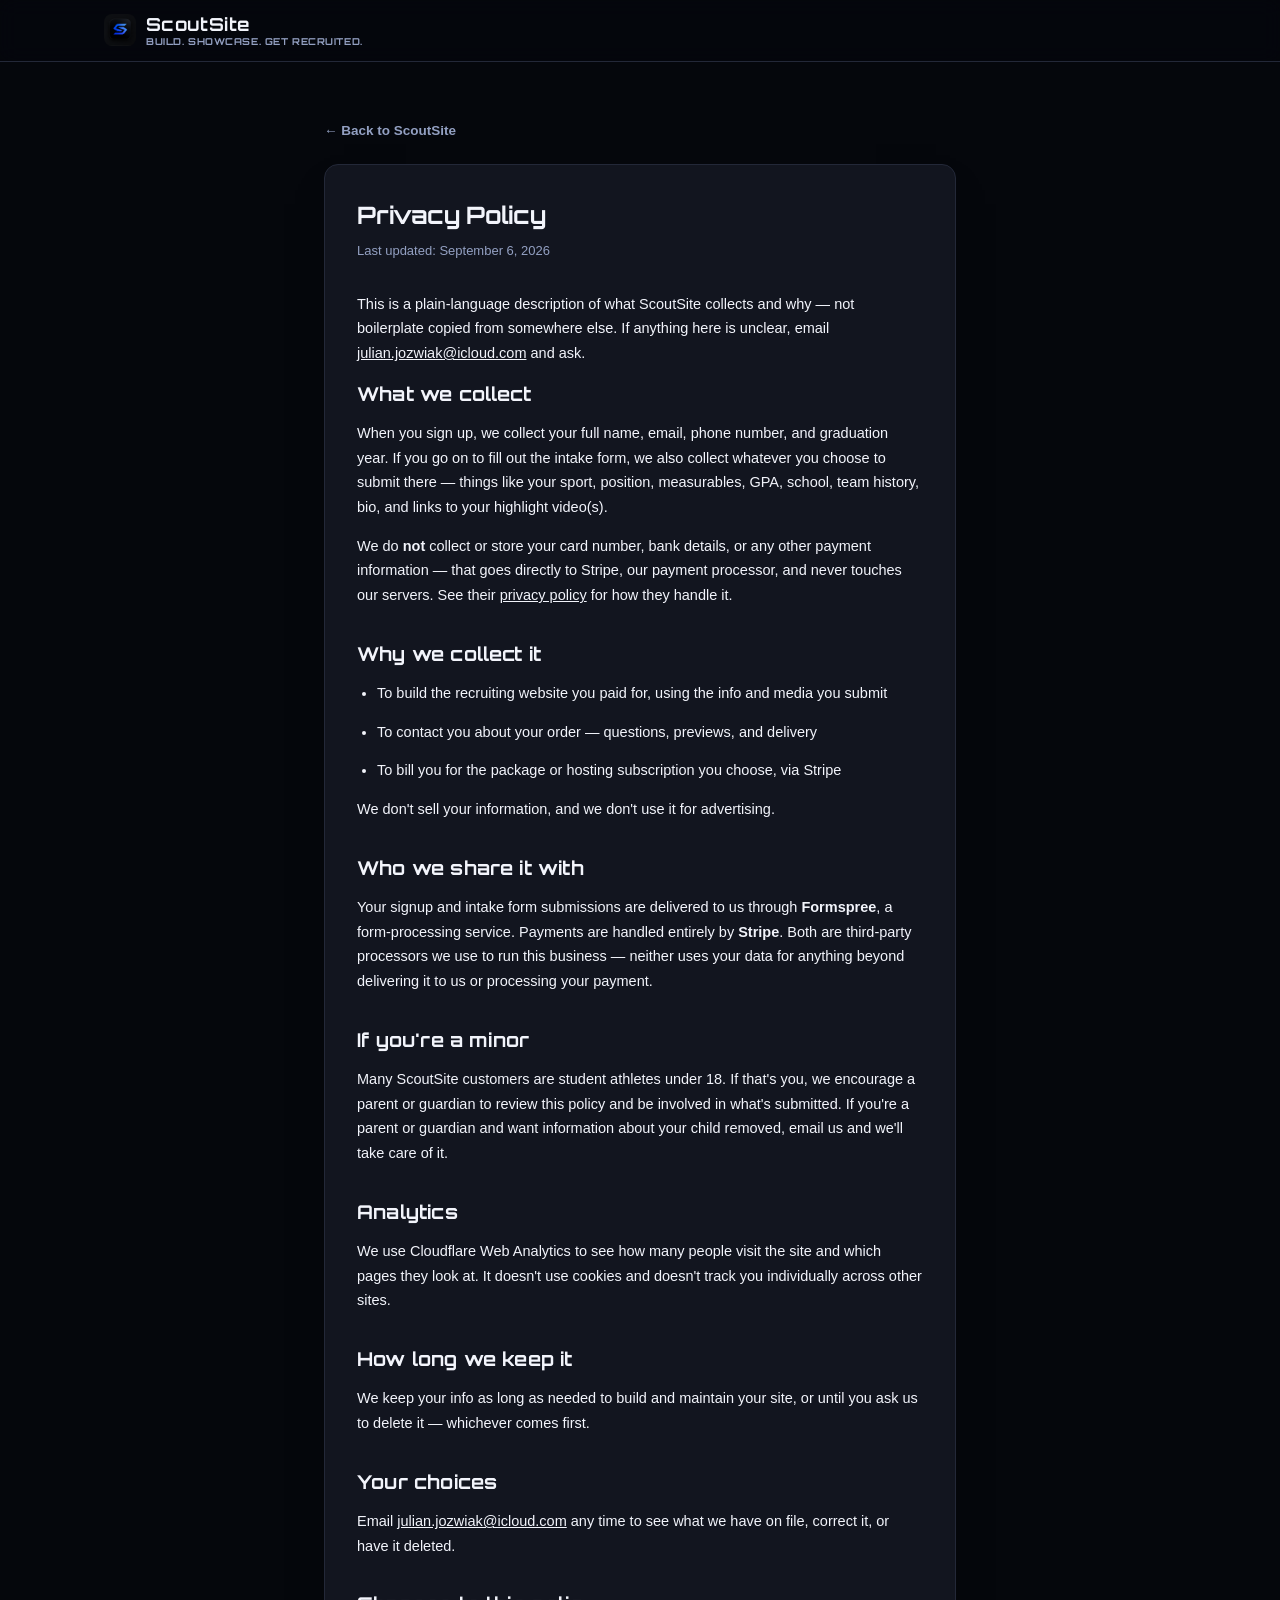
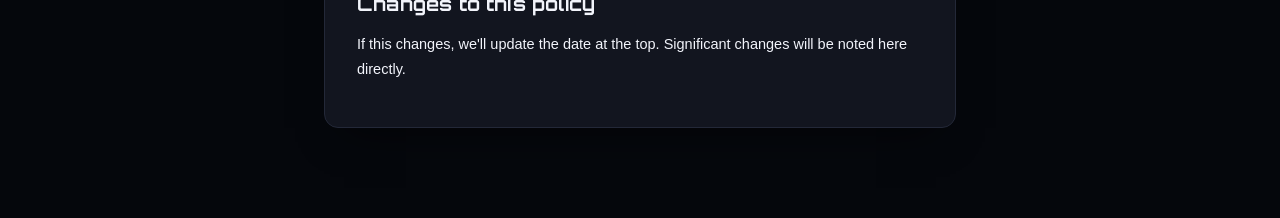
<file: privacy.html>
<!DOCTYPE html>
<html lang="en">
<head>
  <meta charset="UTF-8" />
  <meta name="viewport" content="width=device-width, initial-scale=1.0" />
  <title>Privacy Policy — ScoutSite</title>
  <link rel="icon" href="assets/img/logo-mark.png" />
  <link rel="preconnect" href="https://fonts.googleapis.com" />
  <link rel="preconnect" href="https://fonts.gstatic.com" crossorigin />
  <link rel="stylesheet" href="https://fonts.googleapis.com/css2?family=Orbitron:wght@500;600;700;800&display=swap" />
  <link rel="stylesheet" href="assets/css/styles.css" />
</head>
<body>
  <nav class="nav">
    <div class="nav-inner">
      <a class="brand" href="index.html">
        <span class="brand-mark"><img src="assets/img/logo-mark.png" alt="" /></span>
        <span class="brand-text">ScoutSite<span class="brand-tagline">Build. Showcase. Get Recruited.</span></span>
      </a>
    </div>
  </nav>

  <main class="form-page">
    <div class="container form-shell wide">
      <a href="index.html" class="form-back">← Back to ScoutSite</a>

      <div class="form-card legal">
        <h1>Privacy Policy</h1>
        <p class="updated">Last updated: September 6, 2026</p>

        <p>This is a plain-language description of what ScoutSite collects and why — not boilerplate copied from somewhere else. If anything here is unclear, email <a href="mailto:julian.jozwiak@icloud.com">julian.jozwiak@icloud.com</a> and ask.</p>

        <h2>What we collect</h2>
        <p>When you sign up, we collect your full name, email, phone number, and graduation year. If you go on to fill out the intake form, we also collect whatever you choose to submit there — things like your sport, position, measurables, GPA, school, team history, bio, and links to your highlight video(s).</p>
        <p>We do <strong>not</strong> collect or store your card number, bank details, or any other payment information — that goes directly to Stripe, our payment processor, and never touches our servers. See their <a href="https://stripe.com/privacy" target="_blank" rel="noopener">privacy policy</a> for how they handle it.</p>

        <h2>Why we collect it</h2>
        <ul>
          <li>To build the recruiting website you paid for, using the info and media you submit</li>
          <li>To contact you about your order — questions, previews, and delivery</li>
          <li>To bill you for the package or hosting subscription you choose, via Stripe</li>
        </ul>
        <p>We don't sell your information, and we don't use it for advertising.</p>

        <h2>Who we share it with</h2>
        <p>Your signup and intake form submissions are delivered to us through <strong>Formspree</strong>, a form-processing service. Payments are handled entirely by <strong>Stripe</strong>. Both are third-party processors we use to run this business — neither uses your data for anything beyond delivering it to us or processing your payment.</p>

        <h2>If you're a minor</h2>
        <p>Many ScoutSite customers are student athletes under 18. If that's you, we encourage a parent or guardian to review this policy and be involved in what's submitted. If you're a parent or guardian and want information about your child removed, email us and we'll take care of it.</p>

        <h2>Analytics</h2>
        <p>We use Cloudflare Web Analytics to see how many people visit the site and which pages they look at. It doesn't use cookies and doesn't track you individually across other sites.</p>

        <h2>How long we keep it</h2>
        <p>We keep your info as long as needed to build and maintain your site, or until you ask us to delete it — whichever comes first.</p>

        <h2>Your choices</h2>
        <p>Email <a href="mailto:julian.jozwiak@icloud.com">julian.jozwiak@icloud.com</a> any time to see what we have on file, correct it, or have it deleted.</p>

        <h2>Changes to this policy</h2>
        <p>If this changes, we'll update the date at the top. Significant changes will be noted here directly.</p>
      </div>
    </div>
  </main>

<!-- Cloudflare Web Analytics -->
  <script defer type='module' src='https://static.cloudflareinsights.com/beacon.min.js' data-cf-beacon='{"token": "7bf69df6a8fe4eea83c131d445598dbe"}'></script>
  <!-- End Cloudflare Web Analytics -->
</body>
</html>
</file>
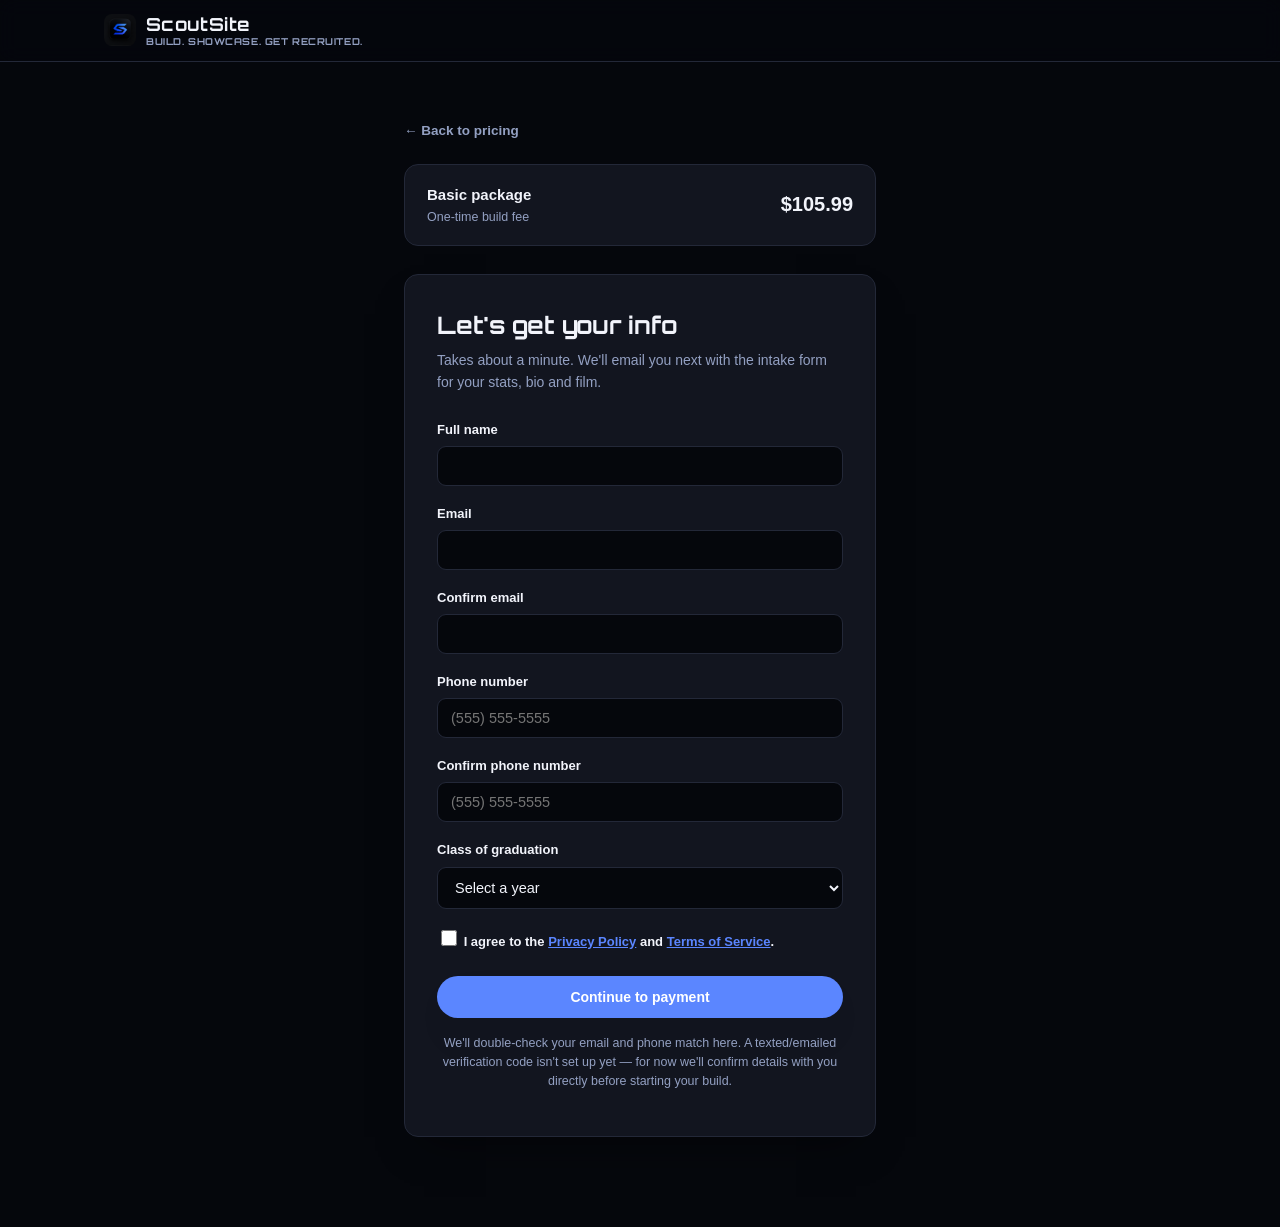
<file: signup.html>
<!DOCTYPE html>
<html lang="en">
<head>
  <meta charset="UTF-8" />
  <meta name="viewport" content="width=device-width, initial-scale=1.0" />
  <title>Get Started — ScoutSite</title>
  <meta name="robots" content="noindex" />
  <link rel="icon" href="assets/img/logo-mark.png" />
  <link rel="preconnect" href="https://fonts.googleapis.com" />
  <link rel="preconnect" href="https://fonts.gstatic.com" crossorigin />
  <link rel="stylesheet" href="https://fonts.googleapis.com/css2?family=Orbitron:wght@500;600;700;800&display=swap" />
  <link rel="stylesheet" href="assets/css/styles.css" />
</head>
<body>
  <nav class="nav">
    <div class="nav-inner">
      <a class="brand" href="index.html">
        <span class="brand-mark"><img src="assets/img/logo-mark.png" alt="" /></span>
        <span class="brand-text">ScoutSite<span class="brand-tagline">Build. Showcase. Get Recruited.</span></span>
      </a>
    </div>
  </nav>

  <main class="form-page">
    <div class="container form-shell">
      <a href="index.html#pricing" class="form-back">← Back to pricing</a>

      <div class="order-summary">
        <div>
          <div class="os-tier" id="os-tier">Basic package</div>
          <div class="os-sub">One-time build fee</div>
        </div>
        <div class="os-price" id="os-price">$0</div>
      </div>

      <div class="form-card">
        <h1>Let's get your info</h1>
        <p class="form-intro">Takes about a minute. We'll email you next with the intake form for your stats, bio and film.</p>

        <form id="signup-form" novalidate>
          <div class="field" id="field-name">
            <label for="fullName">Full name</label>
            <input type="text" id="fullName" name="fullName" autocomplete="name" required />
            <div class="field-error">Enter your full name.</div>
          </div>

          <div class="field" id="field-email">
            <label for="email">Email</label>
            <input type="email" id="email" name="email" autocomplete="email" required />
            <div class="field-error">Enter a valid email address.</div>
          </div>

          <div class="field" id="field-emailConfirm">
            <label for="emailConfirm">Confirm email</label>
            <input type="email" id="emailConfirm" name="emailConfirm" autocomplete="email" required />
            <div class="field-error">Emails don't match.</div>
          </div>

          <div class="field" id="field-phone">
            <label for="phone">Phone number</label>
            <input type="tel" id="phone" name="phone" placeholder="(555) 555-5555" autocomplete="tel" required />
            <div class="field-error">Enter a valid 10-digit phone number.</div>
          </div>

          <div class="field" id="field-phoneConfirm">
            <label for="phoneConfirm">Confirm phone number</label>
            <input type="tel" id="phoneConfirm" name="phoneConfirm" placeholder="(555) 555-5555" autocomplete="tel" required />
            <div class="field-error">Phone numbers don't match.</div>
          </div>

          <div class="field" id="field-gradYear">
            <label for="gradYear">Class of graduation</label>
            <select id="gradYear" name="gradYear" required>
              <option value="" disabled selected>Select a year</option>
            </select>
            <div class="field-error">Select your graduation year.</div>
          </div>

          <div class="field checkbox-field" id="field-agree">
            <label class="checkbox-label">
              <input type="checkbox" id="agree" name="agree" required />
              <span>I agree to the <a href="privacy.html" target="_blank" rel="noopener">Privacy Policy</a> and <a href="terms.html" target="_blank" rel="noopener">Terms of Service</a>.</span>
            </label>
            <div class="field-error">You need to agree before continuing.</div>
          </div>

          <button type="submit" class="btn btn-primary">Continue to payment</button>
          <p class="form-note">We'll double-check your email and phone match here. A texted/emailed verification code isn't set up yet — for now we'll confirm details with you directly before starting your build.</p>
        </form>
      </div>
    </div>
  </main>

  <script src="assets/js/tiers.js"></script>
  <script>
    const tier = getTier();
    document.getElementById("os-tier").textContent = tier.name + " package";
    document.getElementById("os-price").textContent = formatPrice(tier.price);

    const gradSelect = document.getElementById("gradYear");
    const currentYear = new Date().getFullYear();
    for (let y = currentYear; y <= currentYear + 7; y++) {
      const opt = document.createElement("option");
      opt.value = String(y);
      opt.textContent = String(y);
      gradSelect.appendChild(opt);
    }

    const form = document.getElementById("signup-form");
    const phoneDigits = (v) => v.replace(/\D/g, "");

    function setInvalid(fieldId, invalid) {
      document.getElementById(fieldId).classList.toggle("invalid", invalid);
    }

    const emailPattern = /^[^\s@]+@[^\s@]+\.[^\s@]+$/;

    function checks() {
      const fullName = form.fullName.value.trim();
      const email = form.email.value.trim();
      const emailConfirm = form.emailConfirm.value.trim();
      const phone = form.phone.value.trim();
      const phoneConfirm = form.phoneConfirm.value.trim();
      const gradYear = form.gradYear.value;

      const emailOk = emailPattern.test(email);
      const phoneOk = phoneDigits(phone).length === 10;

      return {
        name: !!fullName,
        email: emailOk,
        emailConfirm: emailOk && email.toLowerCase() === emailConfirm.toLowerCase(),
        phone: phoneOk,
        phoneConfirm: phoneOk && phoneDigits(phone) === phoneDigits(phoneConfirm),
        gradYear: !!gradYear,
        agree: form.agree.checked,
      };
    }

    // Clear a field's red error the moment it becomes valid, without
    // waiting for another submit click. Only clears — typing doesn't mark
    // a field invalid on its own. Email/phone confirm fields get
    // rechecked alongside their primary field since their validity
    // depends on both.
    function recheck(...fieldKeys) {
      const result = checks();
      for (const key of fieldKeys) {
        if (result[key]) setInvalid(`field-${key}`, false);
      }
    }

    form.fullName.addEventListener("input", () => recheck("name"));
    form.email.addEventListener("input", () => recheck("email", "emailConfirm"));
    form.emailConfirm.addEventListener("input", () => recheck("emailConfirm"));
    form.phone.addEventListener("input", () => recheck("phone", "phoneConfirm"));
    form.phoneConfirm.addEventListener("input", () => recheck("phoneConfirm"));
    form.gradYear.addEventListener("change", () => recheck("gradYear"));
    form.agree.addEventListener("change", () => recheck("agree"));

    form.addEventListener("submit", (e) => {
      e.preventDefault();

      const result = checks();
      setInvalid("field-name", !result.name);
      setInvalid("field-email", !result.email);
      setInvalid("field-emailConfirm", !result.emailConfirm);
      setInvalid("field-phone", !result.phone);
      setInvalid("field-phoneConfirm", !result.phoneConfirm);
      setInvalid("field-gradYear", !result.gradYear);
      setInvalid("field-agree", !result.agree);

      const valid = Object.values(result).every(Boolean);
      if (!valid) return;

      const fullName = form.fullName.value.trim();
      const email = form.email.value.trim();
      const phone = form.phone.value.trim();
      const gradYear = form.gradYear.value;

      const lead = { tier: tier.key, fullName, email, phone, gradYear };
      sessionStorage.setItem("scoutsiteLead", JSON.stringify(lead));

      location.href = `payment.html?tier=${tier.key}`;
    });
  </script>
<!-- Cloudflare Web Analytics -->
  <script defer type='module' src='https://static.cloudflareinsights.com/beacon.min.js' data-cf-beacon='{"token": "7bf69df6a8fe4eea83c131d445598dbe"}'></script>
  <!-- End Cloudflare Web Analytics -->
</body>
</html>
</file>
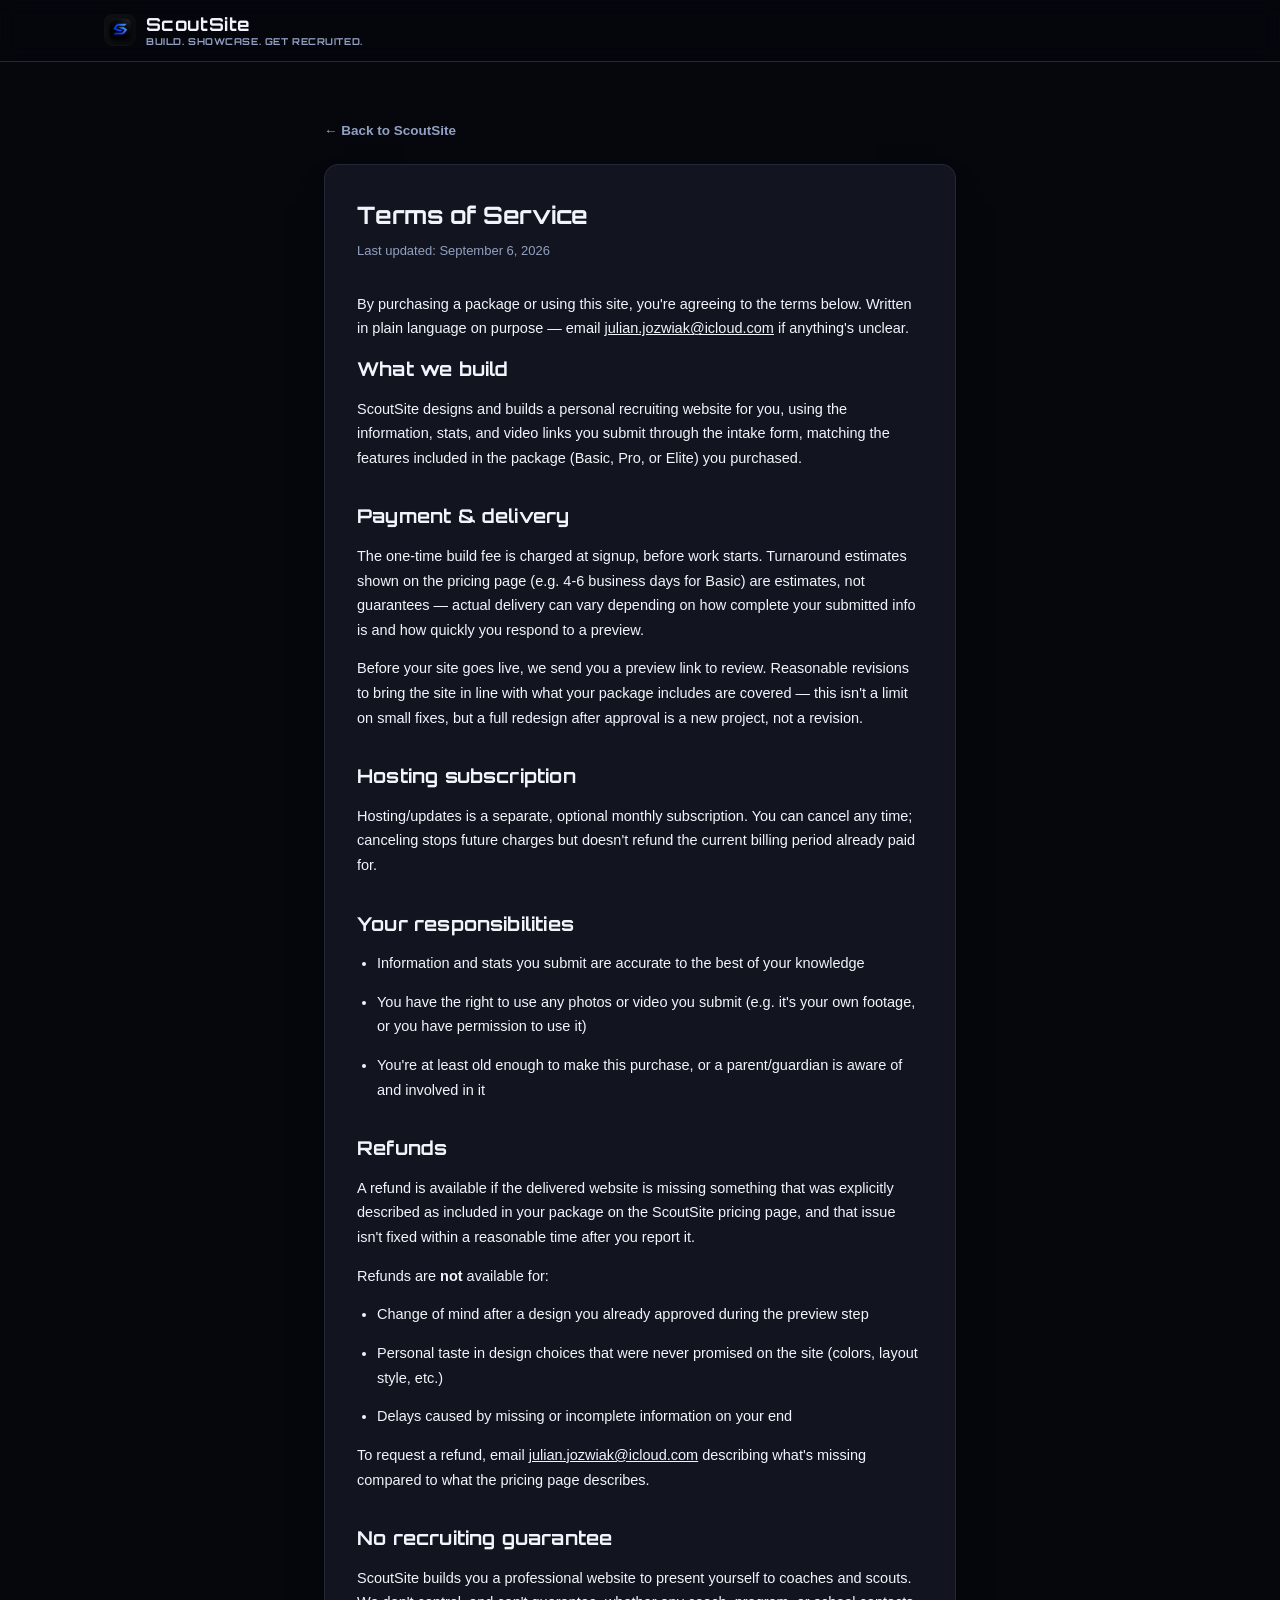
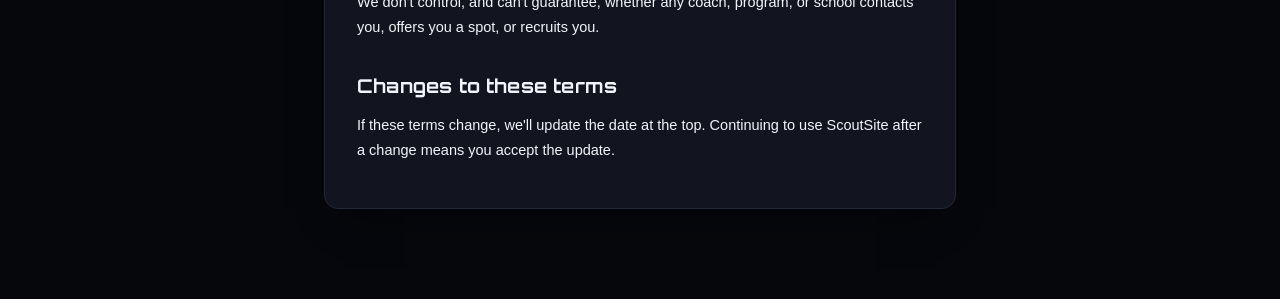
<file: terms.html>
<!DOCTYPE html>
<html lang="en">
<head>
  <meta charset="UTF-8" />
  <meta name="viewport" content="width=device-width, initial-scale=1.0" />
  <title>Terms of Service — ScoutSite</title>
  <link rel="icon" href="assets/img/logo-mark.png" />
  <link rel="preconnect" href="https://fonts.googleapis.com" />
  <link rel="preconnect" href="https://fonts.gstatic.com" crossorigin />
  <link rel="stylesheet" href="https://fonts.googleapis.com/css2?family=Orbitron:wght@500;600;700;800&display=swap" />
  <link rel="stylesheet" href="assets/css/styles.css" />
</head>
<body>
  <nav class="nav">
    <div class="nav-inner">
      <a class="brand" href="index.html">
        <span class="brand-mark"><img src="assets/img/logo-mark.png" alt="" /></span>
        <span class="brand-text">ScoutSite<span class="brand-tagline">Build. Showcase. Get Recruited.</span></span>
      </a>
    </div>
  </nav>

  <main class="form-page">
    <div class="container form-shell wide">
      <a href="index.html" class="form-back">← Back to ScoutSite</a>

      <div class="form-card legal">
        <h1>Terms of Service</h1>
        <p class="updated">Last updated: September 6, 2026</p>

        <p>By purchasing a package or using this site, you're agreeing to the terms below. Written in plain language on purpose — email <a href="mailto:julian.jozwiak@icloud.com">julian.jozwiak@icloud.com</a> if anything's unclear.</p>

        <h2>What we build</h2>
        <p>ScoutSite designs and builds a personal recruiting website for you, using the information, stats, and video links you submit through the intake form, matching the features included in the package (Basic, Pro, or Elite) you purchased.</p>

        <h2>Payment &amp; delivery</h2>
        <p>The one-time build fee is charged at signup, before work starts. Turnaround estimates shown on the pricing page (e.g. 4-6 business days for Basic) are estimates, not guarantees — actual delivery can vary depending on how complete your submitted info is and how quickly you respond to a preview.</p>
        <p>Before your site goes live, we send you a preview link to review. Reasonable revisions to bring the site in line with what your package includes are covered — this isn't a limit on small fixes, but a full redesign after approval is a new project, not a revision.</p>

        <h2>Hosting subscription</h2>
        <p>Hosting/updates is a separate, optional monthly subscription. You can cancel any time; canceling stops future charges but doesn't refund the current billing period already paid for.</p>

        <h2>Your responsibilities</h2>
        <ul>
          <li>Information and stats you submit are accurate to the best of your knowledge</li>
          <li>You have the right to use any photos or video you submit (e.g. it's your own footage, or you have permission to use it)</li>
          <li>You're at least old enough to make this purchase, or a parent/guardian is aware of and involved in it</li>
        </ul>

        <h2>Refunds</h2>
        <p>A refund is available if the delivered website is missing something that was explicitly described as included in your package on the ScoutSite pricing page, and that issue isn't fixed within a reasonable time after you report it.</p>
        <p>Refunds are <strong>not</strong> available for:</p>
        <ul>
          <li>Change of mind after a design you already approved during the preview step</li>
          <li>Personal taste in design choices that were never promised on the site (colors, layout style, etc.)</li>
          <li>Delays caused by missing or incomplete information on your end</li>
        </ul>
        <p>To request a refund, email <a href="mailto:julian.jozwiak@icloud.com">julian.jozwiak@icloud.com</a> describing what's missing compared to what the pricing page describes.</p>

        <h2>No recruiting guarantee</h2>
        <p>ScoutSite builds you a professional website to present yourself to coaches and scouts. We don't control, and can't guarantee, whether any coach, program, or school contacts you, offers you a spot, or recruits you.</p>

        <h2>Changes to these terms</h2>
        <p>If these terms change, we'll update the date at the top. Continuing to use ScoutSite after a change means you accept the update.</p>
      </div>
    </div>
  </main>

<!-- Cloudflare Web Analytics -->
  <script defer type='module' src='https://static.cloudflareinsights.com/beacon.min.js' data-cf-beacon='{"token": "7bf69df6a8fe4eea83c131d445598dbe"}'></script>
  <!-- End Cloudflare Web Analytics -->
</body>
</html>
</file>
<file: assets/css/styles.css>
:root {
  --pitch: #5b86ff;
  --pitch-dark: #3d63e0;
  --navy: #16214a;
  --navy-soft: #1c2a5c;
  --ink: #f2f4fb;
  --paper: #05070c;
  --paper-dim: #0a0d16;
  --surface: #12151f;
  --surface-2: #1a1e2c;
  --line: #232838;
  --gold: #e8a53d;
  --muted: #93a0c2;
  --white: #ffffff;
  --font-display: "Orbitron", -apple-system, BlinkMacSystemFont, "Segoe UI", Roboto, Helvetica, Arial, sans-serif;
  --radius: 14px;
  --shadow: 0 20px 40px -20px rgba(0, 0, 0, 0.6);
}

* { box-sizing: border-box; }

[hidden] { display: none !important; }

html { scroll-behavior: smooth; }

body {
  margin: 0;
  font-family: -apple-system, BlinkMacSystemFont, "Segoe UI", Roboto, Helvetica, Arial, sans-serif;
  color: var(--ink);
  background: var(--paper);
  line-height: 1.55;
}

.container {
  max-width: 1120px;
  margin: 0 auto;
  padding: 0 24px;
}

h1, h2, h3 {
  font-family: var(--font-display);
  font-weight: 700;
  letter-spacing: 0.01em;
}

a { color: inherit; }

img { max-width: 100%; display: block; }

/* Nav */
.nav {
  position: sticky;
  top: 0;
  z-index: 50;
  background: rgba(5, 7, 12, 0.85);
  backdrop-filter: saturate(180%) blur(10px);
  border-bottom: 1px solid var(--line);
}

.nav-inner {
  max-width: 1120px;
  margin: 0 auto;
  padding: 14px 24px;
  display: flex;
  align-items: center;
  justify-content: space-between;
}

.brand {
  display: flex;
  align-items: center;
  gap: 10px;
  font-family: var(--font-display);
  font-weight: 700;
  font-size: 18px;
  letter-spacing: 0.02em;
  text-decoration: none;
  color: var(--ink);
}

.brand-text {
  display: flex;
  flex-direction: column;
  line-height: 1.15;
}

.brand-mark {
  display: inline-flex;
  align-items: center;
  justify-content: center;
  width: 32px;
  height: 32px;
  border-radius: 8px;
  overflow: hidden;
  flex: none;
}

.brand-mark img {
  width: 100%;
  height: 100%;
  object-fit: cover;
}

.brand-tagline {
  display: block;
  font-size: 9.5px;
  font-weight: 700;
  letter-spacing: 0.06em;
  text-transform: uppercase;
  color: var(--muted);
  margin-top: 1px;
}

.nav-links {
  display: flex;
  align-items: center;
  gap: 22px;
  font-size: 14px;
  font-weight: 600;
}

.nav-links a:not(.btn) {
  text-decoration: none;
  color: var(--ink);
  opacity: 0.8;
}

.nav-links a:not(.btn):hover { opacity: 1; }

/* Buttons */
.btn {
  display: inline-flex;
  align-items: center;
  gap: 8px;
  padding: 12px 22px;
  border-radius: 999px;
  font-weight: 700;
  font-size: 14px;
  text-decoration: none;
  border: 1px solid transparent;
  cursor: pointer;
  transition: transform 0.15s ease, box-shadow 0.15s ease, background 0.15s ease;
}

.btn-primary {
  background: var(--pitch);
  color: var(--white);
  box-shadow: var(--shadow);
}

.btn-primary:hover { background: var(--pitch-dark); transform: translateY(-1px); }

.btn-ghost {
  background: transparent;
  color: var(--ink);
  border-color: var(--line);
}

.btn-ghost:hover { border-color: var(--pitch); }

.btn-gold {
  background: var(--gold);
  color: #16130a;
}

.btn-gold:hover { transform: translateY(-1px); }

.btn-sm { padding: 9px 16px; font-size: 13px; }

/* Hero */
.hero {
  padding: 76px 0 56px;
  background:
    radial-gradient(900px 400px at 85% -10%, rgba(61, 107, 255, 0.14), transparent 60%),
    var(--paper);
}

.eyebrow {
  display: inline-block;
  font-size: 13px;
  font-weight: 700;
  letter-spacing: 0.02em;
  color: var(--pitch);
  background: rgba(61, 107, 255, 0.12);
  padding: 6px 12px;
  border-radius: 999px;
  margin-bottom: 18px;
}

.hero h1 {
  font-size: clamp(32px, 5vw, 52px);
  line-height: 1.08;
  margin: 0 0 18px;
  letter-spacing: -0.01em;
  max-width: 820px;
}

.hero h1 span { color: var(--pitch); }

.hero p.lead {
  font-size: 18px;
  color: var(--muted);
  max-width: 620px;
  margin: 0 0 30px;
}

.hero-actions {
  display: flex;
  gap: 14px;
  flex-wrap: wrap;
  margin-bottom: 14px;
}

.hero-note {
  font-size: 13px;
  color: var(--muted);
}

/* Sections */
section { padding: 72px 0; }

.section-head {
  max-width: 640px;
  margin: 0 0 44px;
}

.section-head .kicker {
  font-size: 13px;
  font-weight: 800;
  letter-spacing: 0.06em;
  text-transform: uppercase;
  color: var(--pitch);
  margin-bottom: 10px;
}

.section-head h2 {
  font-size: clamp(26px, 3.4vw, 36px);
  margin: 0 0 12px;
  letter-spacing: -0.01em;
}

.section-head p {
  color: var(--muted);
  font-size: 16px;
  margin: 0;
}

.section-alt { background: var(--paper-dim); }
.section-navy { background: var(--navy); color: var(--white); }
.section-navy .section-head p { color: rgba(255,255,255,0.7); }

/* Comparison */
.compare-grid {
  display: grid;
  grid-template-columns: 1fr 1fr;
  gap: 24px;
}

@media (max-width: 720px) {
  .compare-grid { grid-template-columns: 1fr; }
}

.compare-card {
  background: var(--surface);
  border: 1px solid var(--line);
  border-radius: var(--radius);
  padding: 28px;
}

.compare-card.win {
  border-color: var(--pitch);
  box-shadow: var(--shadow);
  position: relative;
}

.compare-card h3 {
  margin: 0 0 6px;
  font-size: 18px;
}

.compare-card .tag {
  display: inline-block;
  font-size: 12px;
  font-weight: 800;
  text-transform: uppercase;
  letter-spacing: 0.04em;
  padding: 4px 10px;
  border-radius: 999px;
  margin-bottom: 14px;
}

.compare-card.lose .tag { background: rgba(239, 83, 80, 0.16); color: #ff8a80; }
.compare-card.win .tag { background: rgba(61, 107, 255,0.16); color: var(--pitch); }

.compare-list { list-style: none; margin: 0; padding: 0; display: grid; gap: 12px; }

.compare-list li {
  display: flex;
  align-items: flex-start;
  gap: 10px;
  font-size: 14.5px;
  color: var(--ink);
}

.compare-list .icon { flex: none; font-size: 15px; line-height: 1.4; }
.compare-card.lose .icon { color: #ff8a80; }
.compare-card.win .icon { color: var(--pitch); }

/* How it works */
.steps {
  display: grid;
  grid-template-columns: repeat(4, 1fr);
  gap: 20px;
}

@media (max-width: 900px) {
  .steps { grid-template-columns: repeat(2, 1fr); }
}

@media (max-width: 560px) {
  .steps { grid-template-columns: 1fr; }
}

.step {
  background: var(--surface);
  border: 1px solid var(--line);
  border-radius: var(--radius);
  padding: 24px 22px;
}

.step-num {
  display: inline-flex;
  align-items: center;
  justify-content: center;
  width: 30px;
  height: 30px;
  border-radius: 8px;
  background: var(--navy);
  color: var(--white);
  font-weight: 800;
  font-size: 13px;
  margin-bottom: 14px;
}

.step h3 { margin: 0 0 8px; font-size: 16px; }
.step p { margin: 0; color: var(--muted); font-size: 14px; }

/* What it includes */
.grid-3 {
  display: grid;
  grid-template-columns: repeat(3, 1fr);
  gap: 20px;
}

@media (max-width: 860px) { .grid-3 { grid-template-columns: 1fr 1fr; } }
@media (max-width: 560px) { .grid-3 { grid-template-columns: 1fr; } }

.card {
  background: var(--surface);
  border: 1px solid var(--line);
  border-radius: var(--radius);
  padding: 24px;
}

.card .feature-icon {
  width: 38px;
  height: 38px;
  border-radius: 10px;
  background: rgba(61, 107, 255,0.14);
  color: var(--pitch);
  display: flex;
  align-items: center;
  justify-content: center;
  font-size: 17px;
  margin-bottom: 14px;
}

.card h3 { margin: 0 0 8px; font-size: 16px; }
.card p { margin: 0; color: var(--muted); font-size: 14px; }

/* Example / showcase */
.showcase {
  display: grid;
  grid-template-columns: 1.1fr 0.9fr;
  gap: 40px;
  align-items: center;
}

@media (max-width: 900px) {
  .showcase { grid-template-columns: 1fr; }
}

.browser-mock {
  background: var(--white);
  border-radius: 16px;
  border: 1px solid rgba(255,255,255,0.12);
  overflow: hidden;
  box-shadow: 0 24px 60px -20px rgba(0,0,0,0.5);
}

.browser-bar {
  display: flex;
  align-items: center;
  gap: 8px;
  padding: 10px 14px;
  background: #e9ebe4;
}

.browser-dot { width: 10px; height: 10px; border-radius: 50%; background: #d0d5c8; }
.browser-url {
  margin-left: 8px;
  font-size: 12px;
  color: #555;
  background: var(--white);
  border-radius: 999px;
  padding: 4px 12px;
  flex: 1;
  overflow: hidden;
  text-overflow: ellipsis;
  white-space: nowrap;
}

.browser-body {
  padding: 26px 24px 30px;
  background: linear-gradient(180deg, #2547c9 0%, #0f1f57 100%);
  color: var(--white);
}

.browser-body .bs-name { font-family: var(--font-display); font-weight: 700; font-size: 19px; letter-spacing: 0.01em; }
.browser-body .bs-role { font-size: 13px; opacity: 0.8; margin-bottom: 18px; }

.bs-stats {
  display: grid;
  grid-template-columns: repeat(3, 1fr);
  gap: 10px;
  margin-bottom: 18px;
}

.bs-stat {
  background: rgba(255,255,255,0.08);
  border-radius: 10px;
  padding: 10px;
  text-align: center;
}

.bs-stat b { display: block; font-size: 16px; }
.bs-stat span { font-size: 11px; opacity: 0.75; }

.bs-video {
  background: rgba(255,255,255,0.08);
  border: 1px dashed rgba(255,255,255,0.3);
  border-radius: 10px;
  padding: 22px;
  text-align: center;
  font-size: 13px;
  opacity: 0.85;
}

.showcase-copy h2 { margin-top: 0; }
.showcase-copy p { color: rgba(255,255,255,0.75); }

.showcase-copy .btn { margin-top: 10px; }

/* Pricing */
.pricing-grid {
  display: grid;
  grid-template-columns: repeat(3, 1fr);
  gap: 22px;
  align-items: stretch;
}

@media (max-width: 900px) { .pricing-grid { grid-template-columns: 1fr; } }

.price-card {
  background: var(--surface);
  border: 1px solid var(--line);
  border-radius: var(--radius);
  padding: 30px 26px;
  display: flex;
  flex-direction: column;
}

.price-card.featured {
  border: 2px solid var(--pitch);
  box-shadow: var(--shadow);
  position: relative;
}

.price-badge {
  position: absolute;
  top: -13px;
  left: 26px;
  background: var(--pitch);
  color: var(--white);
  font-size: 11px;
  font-weight: 800;
  letter-spacing: 0.04em;
  text-transform: uppercase;
  padding: 5px 12px;
  border-radius: 999px;
}

.price-card h3 { margin: 4px 0 4px; font-size: 18px; }
.price-card .price-sub { color: var(--muted); font-size: 13px; margin-bottom: 18px; }

.price-amount {
  font-family: var(--font-display);
  font-size: 32px;
  font-weight: 700;
  margin-bottom: 4px;
}

.price-amount span {
  font-size: 14px;
  font-weight: 600;
  color: var(--muted);
}

.price-hosting { font-size: 12.5px; color: var(--muted); margin-bottom: 20px; }

.price-list {
  list-style: none;
  margin: 0 0 26px;
  padding: 0;
  display: grid;
  gap: 11px;
  flex: 1;
}

.price-list li {
  display: flex;
  align-items: flex-start;
  gap: 9px;
  font-size: 14px;
}

.price-list .icon { color: var(--pitch); flex: none; }

.price-card .btn { justify-content: center; }

/* FAQ */
.faq {
  max-width: 760px;
}

.faq-item {
  border-bottom: 1px solid var(--line);
  padding: 20px 0;
}

.faq-item summary {
  cursor: pointer;
  font-weight: 700;
  font-size: 15.5px;
  list-style: none;
  display: flex;
  align-items: center;
  justify-content: space-between;
  gap: 16px;
}

.faq-item summary::-webkit-details-marker { display: none; }

.faq-item summary .plus {
  flex: none;
  font-size: 18px;
  color: var(--pitch);
  transition: transform 0.15s ease;
}

.faq-item[open] summary .plus { transform: rotate(45deg); }

.faq-item p {
  margin: 12px 0 0;
  color: var(--muted);
  font-size: 14.5px;
}

/* Final CTA */
.cta-band {
  background: var(--navy);
  color: var(--white);
  border-radius: 20px;
  padding: 50px 40px;
  text-align: center;
  margin: 0 24px;
}

@media (min-width: 1120px) {
  .cta-band { margin: 0 auto; max-width: 1120px; }
}

.cta-band h2 { margin: 0 0 12px; font-size: clamp(24px, 3vw, 32px); }
.cta-band p { color: rgba(255,255,255,0.7); margin: 0 0 26px; }
.cta-band .hero-actions { justify-content: center; }

/* Footer */
footer {
  padding: 40px 0 60px;
  color: var(--muted);
  font-size: 13px;
}

.footer-inner {
  display: flex;
  justify-content: space-between;
  align-items: center;
  flex-wrap: wrap;
  gap: 12px;
  border-top: 1px solid var(--line);
  padding-top: 24px;
}

.footer-links { display: flex; gap: 18px; }
.footer-links a { text-decoration: none; color: var(--muted); }
.footer-links a:hover { color: var(--ink); }

.footer-brand {
  display: inline-flex;
  align-items: center;
  gap: 8px;
}

.footer-brand img {
  width: 20px;
  height: 20px;
  border-radius: 5px;
}

@media (max-width: 640px) {
  .nav-links { gap: 12px; }
  .nav-links a:not(.btn):not(.btn-sm) { display: none; }
}

/* Form pages (signup / payment) */
.form-page {
  padding: 56px 0 90px;
  min-height: calc(100vh - 65px);
}

.form-shell {
  max-width: 520px;
  margin: 0 auto;
}

.form-back {
  display: inline-flex;
  align-items: center;
  gap: 6px;
  font-size: 13.5px;
  font-weight: 600;
  color: var(--muted);
  text-decoration: none;
  margin-bottom: 22px;
}

.form-back:hover { color: var(--ink); }

.order-summary {
  display: flex;
  align-items: center;
  justify-content: space-between;
  background: var(--surface);
  border: 1px solid var(--line);
  border-radius: var(--radius);
  padding: 18px 22px;
  margin-bottom: 28px;
}

.order-summary .os-tier { font-weight: 800; font-size: 15px; }
.order-summary .os-sub { font-size: 12.5px; color: var(--muted); margin-top: 2px; }
.order-summary .os-price { font-weight: 800; font-size: 20px; }

.form-card {
  background: var(--surface);
  border: 1px solid var(--line);
  border-radius: var(--radius);
  padding: 32px;
  box-shadow: var(--shadow);
}

.form-card h1 {
  font-size: 24px;
  margin: 0 0 6px;
  letter-spacing: -0.01em;
}

.form-card .form-intro {
  color: var(--muted);
  font-size: 14px;
  margin: 0 0 26px;
}

.field {
  margin-bottom: 18px;
}

.field label {
  display: block;
  font-size: 13px;
  font-weight: 700;
  margin-bottom: 6px;
}

.field input,
.field select,
.field textarea {
  width: 100%;
  padding: 11px 13px;
  border: 1px solid var(--line);
  border-radius: 9px;
  font-size: 14.5px;
  font-family: inherit;
  background: var(--paper);
  color: var(--ink);
}

.field textarea {
  resize: vertical;
  min-height: 90px;
}

.field input:focus,
.field select:focus,
.field textarea:focus {
  outline: none;
  border-color: var(--pitch);
  background: var(--surface-2);
}

.checkbox-label {
  display: flex;
  align-items: flex-start;
  gap: 10px;
  font-size: 13.5px;
  color: var(--ink);
  cursor: pointer;
}

.checkbox-label input {
  width: 16px;
  height: 16px;
  margin-top: 3px;
  accent-color: var(--pitch);
  flex: none;
}

.checkbox-label a {
  color: var(--pitch);
  text-decoration: underline;
}

.checkbox-field.invalid .checkbox-label { color: #ff8a80; }

.field .field-hint {
  font-size: 12px;
  color: var(--muted);
  margin-top: 5px;
}

.form-shell.wide { max-width: 680px; }

.subhead {
  font-weight: 800;
  font-size: 14px;
  margin: 30px 0 6px;
  color: var(--ink);
}

.subhead span {
  font-weight: 500;
  color: var(--muted);
}

.form-status {
  display: none;
  border-radius: 10px;
  padding: 14px 16px;
  font-size: 14px;
  margin-bottom: 20px;
}

.form-status.show { display: block; }
.form-status.ok { background: rgba(61, 107, 255,0.14); color: var(--pitch); }
.form-status.err { background: rgba(239, 83, 80, 0.16); color: #ff8a80; }

.success-view {
  text-align: center;
  padding: 12px 0 4px;
}

.success-check {
  width: 76px;
  height: 76px;
  border-radius: 50%;
  background: var(--pitch);
  display: flex;
  align-items: center;
  justify-content: center;
  margin: 0 auto 22px;
}

.success-check svg {
  width: 38px;
  height: 38px;
}

.success-view h1 {
  font-size: 24px;
  margin: 0 0 10px;
}

.success-view .success-eta {
  color: var(--muted);
  font-size: 15px;
  margin: 0 0 26px;
}

.success-view .form-back {
  margin-bottom: 0;
  display: inline-flex;
}

.field-row {
  display: grid;
  grid-template-columns: 1fr 1fr;
  gap: 14px;
}

@media (max-width: 480px) {
  .field-row { grid-template-columns: 1fr; }
}

.field-error {
  display: none;
  font-size: 12.5px;
  color: #ff8a80;
  margin-top: 6px;
}

.field.invalid input { border-color: #ff8a80; }
.field.invalid .field-error { display: block; }

.form-card .btn {
  width: 100%;
  justify-content: center;
  margin-top: 6px;
}

.form-note {
  font-size: 12.5px;
  color: var(--muted);
  margin-top: 16px;
  text-align: center;
}

.payment-slot {
  border: 1px dashed var(--line);
  border-radius: 12px;
  padding: 22px;
  text-align: center;
  background: var(--paper-dim);
  margin-bottom: 22px;
}

.payment-slot p { margin: 0; font-size: 13.5px; color: var(--muted); }

.customer-recap {
  list-style: none;
  margin: 0 0 24px;
  padding: 0;
  display: grid;
  gap: 8px;
  font-size: 14px;
}

.customer-recap li { display: flex; justify-content: space-between; gap: 12px; }
.customer-recap li span:first-child { color: var(--muted); }

/* Legal pages (privacy / terms) */
.legal .updated {
  color: var(--muted);
  font-size: 13px;
  margin: 0 0 30px;
}

.legal h2 {
  font-size: 19px;
  margin: 32px 0 12px;
}

.legal h2:first-of-type { margin-top: 0; }

.legal p, .legal li {
  color: var(--ink);
  font-size: 14.5px;
  line-height: 1.7;
  margin: 0 0 14px;
}

.legal ul {
  margin: 0 0 14px;
  padding-left: 20px;
}

.legal strong { color: var(--ink); }
</file>
